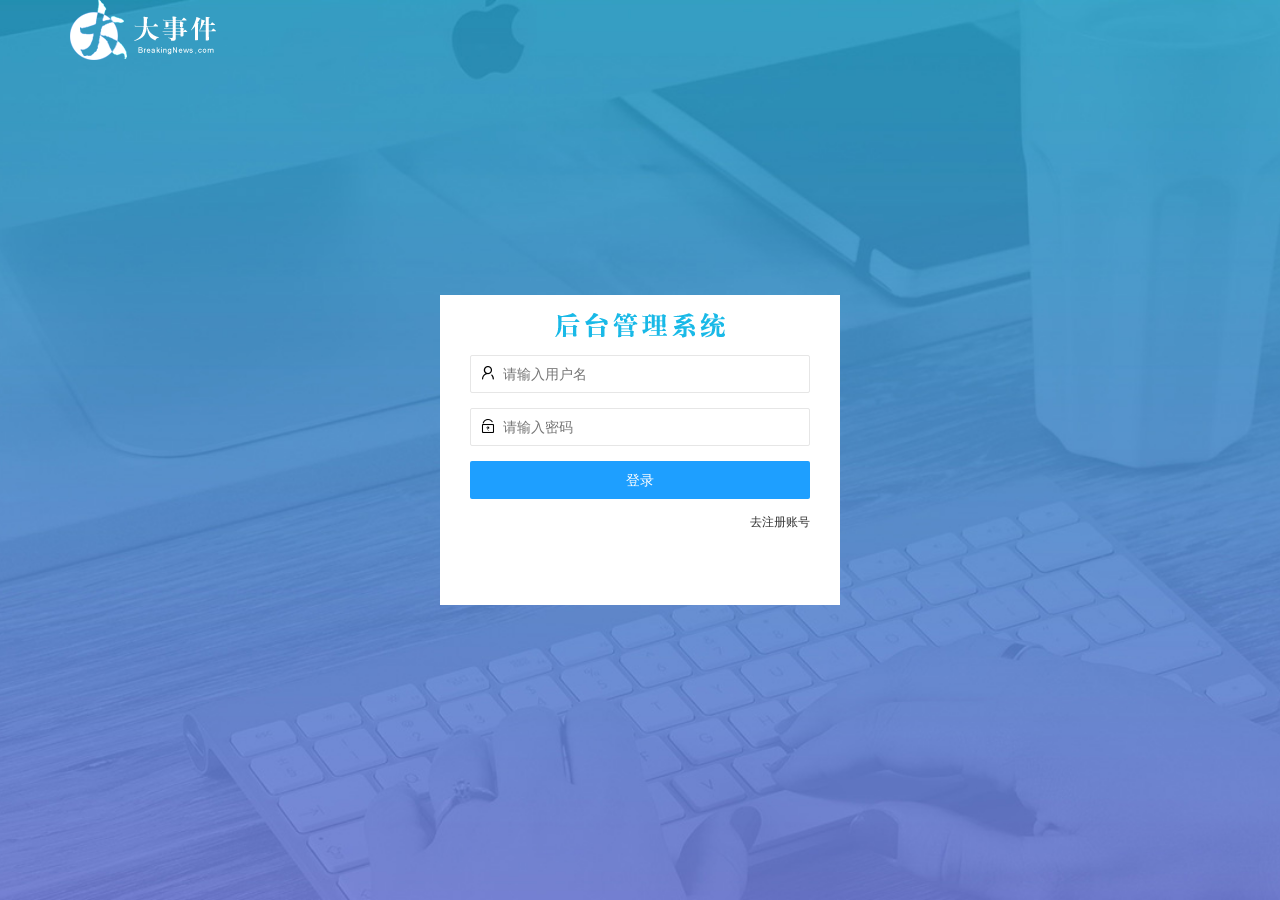
<file: login.html>
<!DOCTYPE html>
<html lang="zh-CN">

<head>
    <meta charset="UTF-8">
    <meta name="viewport" content="width=device-width, initial-scale=1.0">
    <title>大事件-登录/注册</title>
    <!-- 导入 LayUI 的样式 -->
    <link rel="stylesheet" href="/assets/lib/layui/css/layui.css" />
    <!-- 导入自己的样式表 -->
    <link rel="stylesheet" href="/assets/css/login.css" />
    <!-- 导入jQuery -->
    <script src="/assets/lib/jquery.js"></script>
    <!-- 导入layUI的js文件 -->
    <script src="/assets/lib/layui/layui.all.js"></script>
    <!-- 导入自己的js文件 -->
    <script src="/assets/js/login.js"></script>
</head>

<body>
    <!-- 头部的 Logo 区域 -->
    <div class="layui-main">
        <img src="/assets/images/logo.png" alt="" />
    </div>

    <!-- 登录注册区域 -->
    <div class="loginAndRegBox">
        <div class="title-box"></div>
    </div>
    <!-- 登录注册区域 -->
    <div class="loginAndRegBox">
        <div class="title-box"></div>
        <!-- 登录的div -->
        <div class="login-box">
            <!-- 登录的表单 -->
            <form class="layui-form" action="" id="form_login">
                <!-- 用户名 -->
                <div class="layui-form-item">
                    <i class="layui-icon layui-icon-username"></i>
                    <input type="text" name="username" required lay-verify="required" placeholder="请输入用户名"
                        autocomplete="off" class="layui-input" />
                </div>
                <!-- 密码 -->
                <div class="layui-form-item">
                    <i class="layui-icon layui-icon-password"></i>
                    <input type="password" name="password" required lay-verify="required|pwd" placeholder="请输入密码"
                        autocomplete="off" class="layui-input" />
                </div>
                <!-- 登录按钮 -->
                <div class="layui-form-item">
                    <!-- 注意：表单提交按钮和普通按钮的区别，就是 lay-submit 属性 -->
                    <button class="layui-btn layui-btn-fluid layui-btn-normal" lay-submit>登录</button>
                </div>
                <div class="layui-form-item links">
                    <a href="javascript:;" id="link_reg">去注册账号</a>
                </div>
            </form>
        </div>
        <!-- 注册的div -->
        <div class="reg-box">
            <!-- 注册的表单 -->
            <form class="layui-form" action="" id="form_reg">
                <!-- 用户名 -->
                <div class="layui-form-item">
                    <i class="layui-icon layui-icon-username"></i>
                    <input type="text" name="username" required lay-verify="required" placeholder="请输入用户名"
                        autocomplete="off" class="layui-input" />
                </div>
                <!-- 密码 -->
                <div class="layui-form-item">
                    <i class="layui-icon layui-icon-password"></i>
                    <input type="password" name="password" required lay-verify="required|pwd|regpwd" placeholder="请输入密码"
                        autocomplete="off" class="layui-input" />
                </div>
                <!-- 密码确认框 -->
                <div class="layui-form-item">
                    <i class="layui-icon layui-icon-password"></i>
                    <input type="password" name="repassword" required lay-verify="required|pwd|regpwd"
                        placeholder="再次确认密码" autocomplete="off" class="layui-input" />
                </div>
                <!-- 注册按钮 -->
                <div class="layui-form-item">
                    <!-- 注意：表单提交按钮和普通按钮的区别，就是 lay-submit 属性 -->
                    <button class="layui-btn layui-btn-fluid layui-btn-normal" lay-submit>注册</button>
                </div>
                <div class="layui-form-item links">
                    <a href="javascript:;" id="link_login">去登录</a>
                </div>
            </form>
        </div>
    </div>
</body>

</html>
</file>
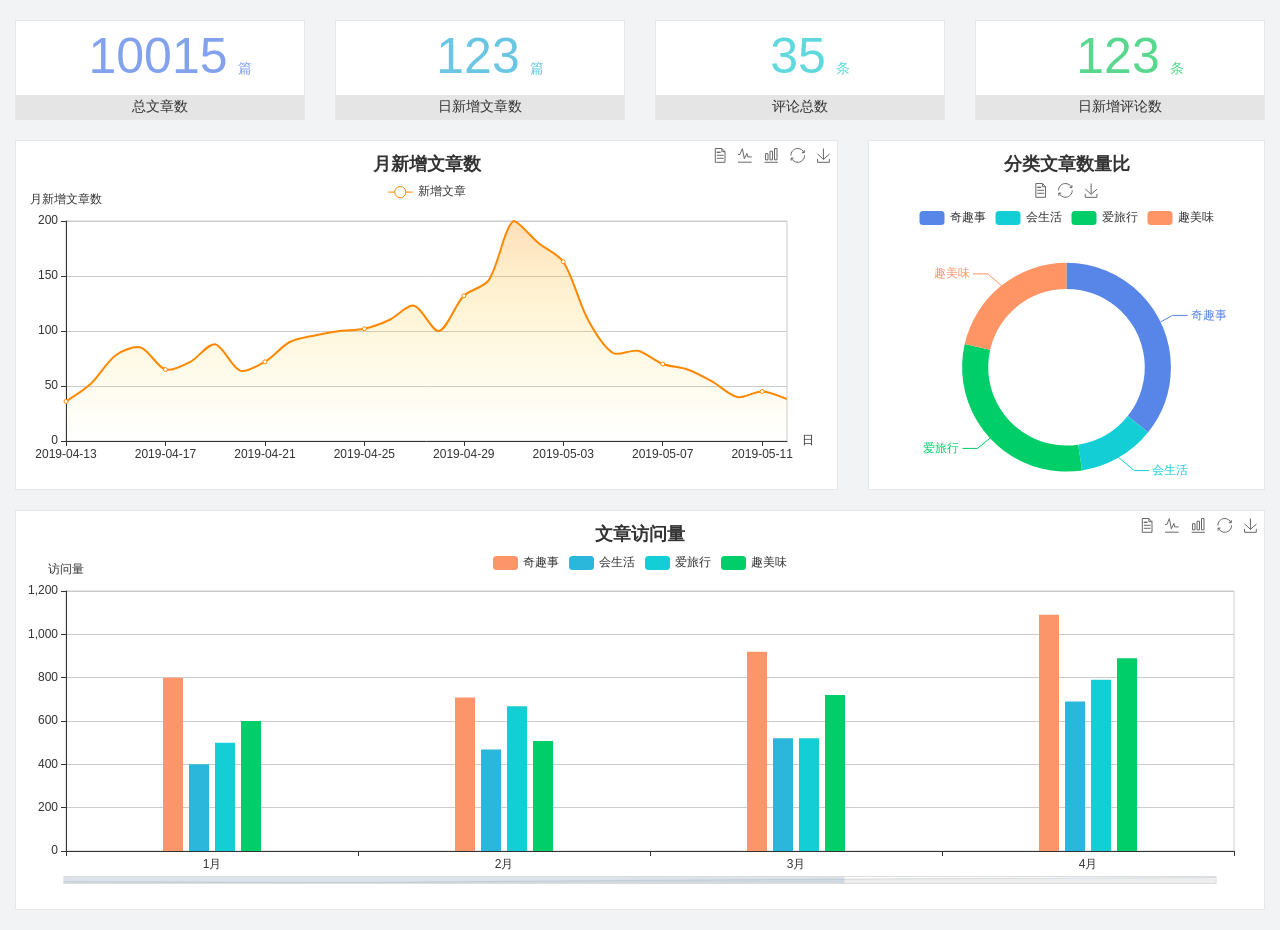
<file: home/dashboard.html>
<!DOCTYPE html>
<html lang="en">

<head>
  <meta charset="UTF-8">
  <meta name="viewport" content="width=device-width, initial-scale=1.0">
  <meta http-equiv="X-UA-Compatible" content="ie=edge">
  <title>图表统计</title>
  <link rel="stylesheet" href="../../assets/lib/bootstrap.css" />
  <link rel="stylesheet" href="../../assets/lib/main.css" />
  <script src="../../assets/lib/jquery.js"></script>
  <script type="text/javascript" src="../../assets/lib/echarts.min.js"></script>
</head>

<body>
  <div class="container-fluid">
    <div class="row spannel_list">
      <div class="col-sm-3 col-xs-6">
        <div class="spannel">
          <em>10015</em><span>篇</span>
          <b>总文章数</b>
        </div>
      </div>
      <div class="col-sm-3 col-xs-6">
        <div class="spannel scolor01">
          <em>123</em><span>篇</span>
          <b>日新增文章数</b>
        </div>
      </div>
      <div class="col-sm-3 col-xs-6">
        <div class="spannel scolor02">
          <em>35</em><span>条</span>
          <b>评论总数</b>
        </div>
      </div>
      <div class="col-sm-3 col-xs-6">
        <div class="spannel scolor03">
          <em>123</em><span>条</span>
          <b>日新增评论数</b>
        </div>
      </div>
    </div>
  </div>

  <div class="container-fluid">
    <div class="row curve-pie">
      <div class="col-lg-8 col-md-8">
        <div class="gragh_pannel" id="curve_show"></div>
      </div>
      <div class="col-lg-4 col-md-4">
        <div class="gragh_pannel" id="pie_show"></div>
      </div>
    </div>
  </div>

  <div class="container-fluid">
    <div class="column_pannel" id="column_show"></div>
  </div>

  <script>
    var oChart = echarts.init(document.getElementById('curve_show'));
    var aList_all = [
      { 'count': 36, 'date': '2019-04-13' },
      { 'count': 52, 'date': '2019-04-14' },
      { 'count': 78, 'date': '2019-04-15' },
      { 'count': 85, 'date': '2019-04-16' },
      { 'count': 65, 'date': '2019-04-17' },
      { 'count': 72, 'date': '2019-04-18' },
      { 'count': 88, 'date': '2019-04-19' },
      { 'count': 64, 'date': '2019-04-20' },
      { 'count': 72, 'date': '2019-04-21' },
      { 'count': 90, 'date': '2019-04-22' },
      { 'count': 96, 'date': '2019-04-23' },
      { 'count': 100, 'date': '2019-04-24' },
      { 'count': 102, 'date': '2019-04-25' },
      { 'count': 110, 'date': '2019-04-26' },
      { 'count': 123, 'date': '2019-04-27' },
      { 'count': 100, 'date': '2019-04-28' },
      { 'count': 132, 'date': '2019-04-29' },
      { 'count': 146, 'date': '2019-04-30' },
      { 'count': 200, 'date': '2019-05-01' },
      { 'count': 180, 'date': '2019-05-02' },
      { 'count': 163, 'date': '2019-05-03' },
      { 'count': 110, 'date': '2019-05-04' },
      { 'count': 80, 'date': '2019-05-05' },
      { 'count': 82, 'date': '2019-05-06' },
      { 'count': 70, 'date': '2019-05-07' },
      { 'count': 65, 'date': '2019-05-08' },
      { 'count': 54, 'date': '2019-05-09' },
      { 'count': 40, 'date': '2019-05-10' },
      { 'count': 45, 'date': '2019-05-11' },
      { 'count': 38, 'date': '2019-05-12' },
    ];

    let aCount = [];
    let aDate = [];

    for (var i = 0; i < aList_all.length; i++) {
      aCount.push(aList_all[i].count);
      aDate.push(aList_all[i].date);
    }

    var chartopt = {
      title: {
        text: '月新增文章数',
        left: 'center',
        top: '10'
      },
      tooltip: {
        trigger: 'axis'
      },
      legend: {
        data: ['新增文章'],
        top: '40'
      },
      toolbox: {
        show: true,
        feature: {
          mark: { show: true },
          dataView: { show: true, readOnly: false },
          magicType: { show: true, type: ['line', 'bar'] },
          restore: { show: true },
          saveAsImage: { show: true }
        }
      },
      calculable: true,
      xAxis: [
        {
          name: '日',
          type: 'category',
          boundaryGap: false,
          data: aDate
        }
      ],
      yAxis: [
        {
          name: '月新增文章数',
          type: 'value'
        }
      ],
      series: [
        {
          name: '新增文章',
          type: 'line',
          smooth: true,
          itemStyle: { normal: { areaStyle: { type: 'default' }, color: '#f80' }, lineStyle: { color: '#f80' } },
          data: aCount
        }],
      areaStyle: {
        normal: {
          color: new echarts.graphic.LinearGradient(0, 0, 0, 1, [{
            offset: 0,
            color: 'rgba(255,136,0,0.39)'
          }, {
            offset: .34,
            color: 'rgba(255,180,0,0.25)'
          }, {
            offset: 1,
            color: 'rgba(255,222,0,0.00)'
          }])

        }
      },
      grid: {
        show: true,
        x: 50,
        x2: 50,
        y: 80,
        height: 220
      }
    };

    oChart.setOption(chartopt);


    var oPie = echarts.init(document.getElementById('pie_show'));
    var oPieopt =
    {
      title: {
        top: 10,
        text: '分类文章数量比',
        x: 'center'
      },
      tooltip: {
        trigger: 'item',
        formatter: "{a} <br/>{b} : {c} ({d}%)"
      },
      color: ['#5885e8', '#13cfd5', '#00ce68', '#ff9565'],
      legend: {
        x: 'center',
        top: 65,
        data: ['奇趣事', '会生活', '爱旅行', '趣美味']
      },
      toolbox: {
        show: true,
        x: 'center',
        top: 35,
        feature: {
          mark: { show: true },
          dataView: { show: true, readOnly: false },
          magicType: {
            show: true,
            type: ['pie', 'funnel'],
            option: {
              funnel: {
                x: '25%',
                width: '50%',
                funnelAlign: 'left',
                max: 1548
              }
            }
          },
          restore: { show: true },
          saveAsImage: { show: true }
        }
      },
      calculable: true,
      series: [
        {
          name: '访问来源',
          type: 'pie',
          radius: ['45%', '60%'],
          center: ['50%', '65%'],
          data: [
            { value: 300, name: '奇趣事' },
            { value: 100, name: '会生活' },
            { value: 260, name: '爱旅行' },
            { value: 180, name: '趣美味' }
          ]
        }
      ]
    };
    oPie.setOption(oPieopt);



    var oColumn = this.echarts.init(document.getElementById('column_show'));
    var oColumnopt =
    {
      title: {
        text: '文章访问量',
        left: 'center',
        top: '10'
      },
      tooltip: {
        trigger: 'axis'
      },
      legend: {
        data: ['奇趣事', '会生活', '爱旅行', '趣美味'],
        top: '40'
      },
      toolbox: {
        show: true,
        feature: {
          mark: { show: true },
          dataView: { show: true, readOnly: false },
          magicType: { show: true, type: ['line', 'bar'] },
          restore: { show: true },
          saveAsImage: { show: true }
        }
      },
      calculable: true,
      xAxis: [
        {
          type: 'category',
          data: ['1月', '2月', '3月', '4月', '5月']
        }
      ],
      yAxis: [
        {
          name: '访问量',
          type: 'value'
        }
      ],
      series: [
        {
          name: '奇趣事',
          type: 'bar',
          barWidth: 20,
          itemStyle: {
            normal: { areaStyle: { type: 'default' }, color: '#fd956a' }
          },
          data: [800, 708, 920, 1090, 1200]
        },
        {
          name: '会生活',
          type: 'bar',
          barWidth: 20,
          itemStyle: {
            normal: { areaStyle: { type: 'default' }, color: '#2bb6db' }
          },
          data: [400, 468, 520, 690, 800]
        },
        {
          name: '爱旅行',
          type: 'bar',
          barWidth: 20,
          itemStyle: {
            normal: { areaStyle: { type: 'default' }, color: '#13cfd5' }
          },
          data: [500, 668, 520, 790, 900]
        },
        {
          name: '趣美味',
          type: 'bar',
          barWidth: 20,
          itemStyle: {
            normal: { areaStyle: { type: 'default' }, color: '#00ce68' }
          },
          data: [600, 508, 720, 890, 1000]
        }
      ],
      grid: {
        show: true,
        x: 50,
        x2: 30,
        y: 80,
        height: 260
      },
      dataZoom: [//给x轴设置滚动条
        {
          start: 0,//默认为0
          end: 100 - 1000 / 31,//默认为100
          type: 'slider',
          show: true,
          xAxisIndex: [0],
          handleSize: 0,//滑动条的 左右2个滑动条的大小
          height: 8,//组件高度
          left: 45, //左边的距离
          right: 50,//右边的距离
          bottom: 26,//右边的距离
          handleColor: '#ddd',//h滑动图标的颜色
          handleStyle: {
            borderColor: "#cacaca",
            borderWidth: "1",
            shadowBlur: 2,
            background: "#ddd",
            shadowColor: "#ddd",
          }
        }]
    };
    oColumn.setOption(oColumnopt);
  </script>
</body>

</html>
</file>
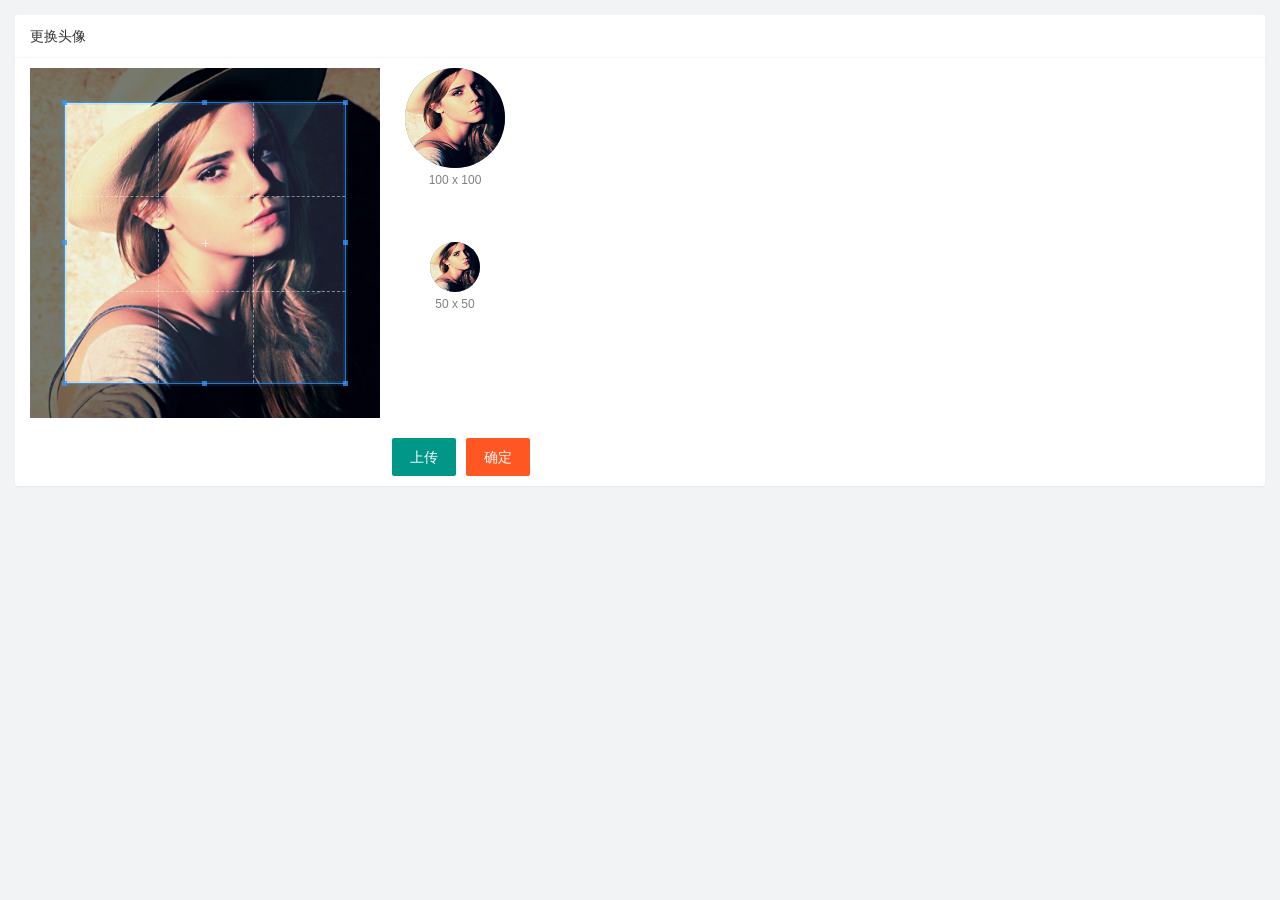
<file: user/user_avatar.html>
<!DOCTYPE html>
<html lang="en">

<head>
    <meta charset="UTF-8" />
    <meta name="viewport" content="width=device-width, initial-scale=1.0" />
    <title>Document</title>
    <link rel="stylesheet" href="/assets/lib/layui/css/layui.css" />
    <link rel="stylesheet" href="/assets/lib/cropper/cropper.css" />
    <link rel="stylesheet" href="/assets/css/user/user_avatar.css" />
</head>

<body>
    <!-- 卡片区域 -->
    <div class="layui-card">
        <div class="layui-card-header">更换头像</div>
        <div class="layui-card-body">
            <!-- 第一行的图片裁剪和预览区域 -->
            <div class="row1">
                <!-- 图片裁剪区域 -->
                <div class="cropper-box">
                    <!-- 这个 img 标签很重要，将来会把它初始化为裁剪区域 -->
                    <img id="image" src="/assets/images/sample.jpg" />
                </div>
                <!-- 图片的预览区域 -->
                <div class="preview-box">
                    <div>
                        <!-- 宽高为 100px 的预览区域 -->
                        <div class="img-preview w100"></div>
                        <p class="size">100 x 100</p>
                    </div>
                    <div>
                        <!-- 宽高为 50px 的预览区域 -->
                        <div class="img-preview w50"></div>
                        <p class="size">50 x 50</p>
                    </div>
                </div>
            </div>

            <!-- 第二行的按钮区域 -->
            <div class="row2">
                <!-- 通过 accept 属性，可以指定，允许用户选择什么类型的文件 -->
                <input type="file" id="file" accept="image/png,image/jpeg" />
                <button type="button" class="layui-btn" id="btnChooseImage">上传</button>
                <button type="button" class="layui-btn layui-btn-danger" id="btnUpload">确定</button>
            </div>
        </div>
    </div>

    <script src="/assets/lib/layui/layui.all.js"></script>
    <script src="/assets/lib/jquery.js"></script>
    <script src="/assets/lib/cropper/Cropper.js"></script>
    <script src="/assets/lib/cropper/jquery-cropper.js"></script>
    <script src="/assets/js/baseAPI.js"></script>
    <script src="/assets/js/user/user_avatar.js"></script>
</body>

</html>
</file>
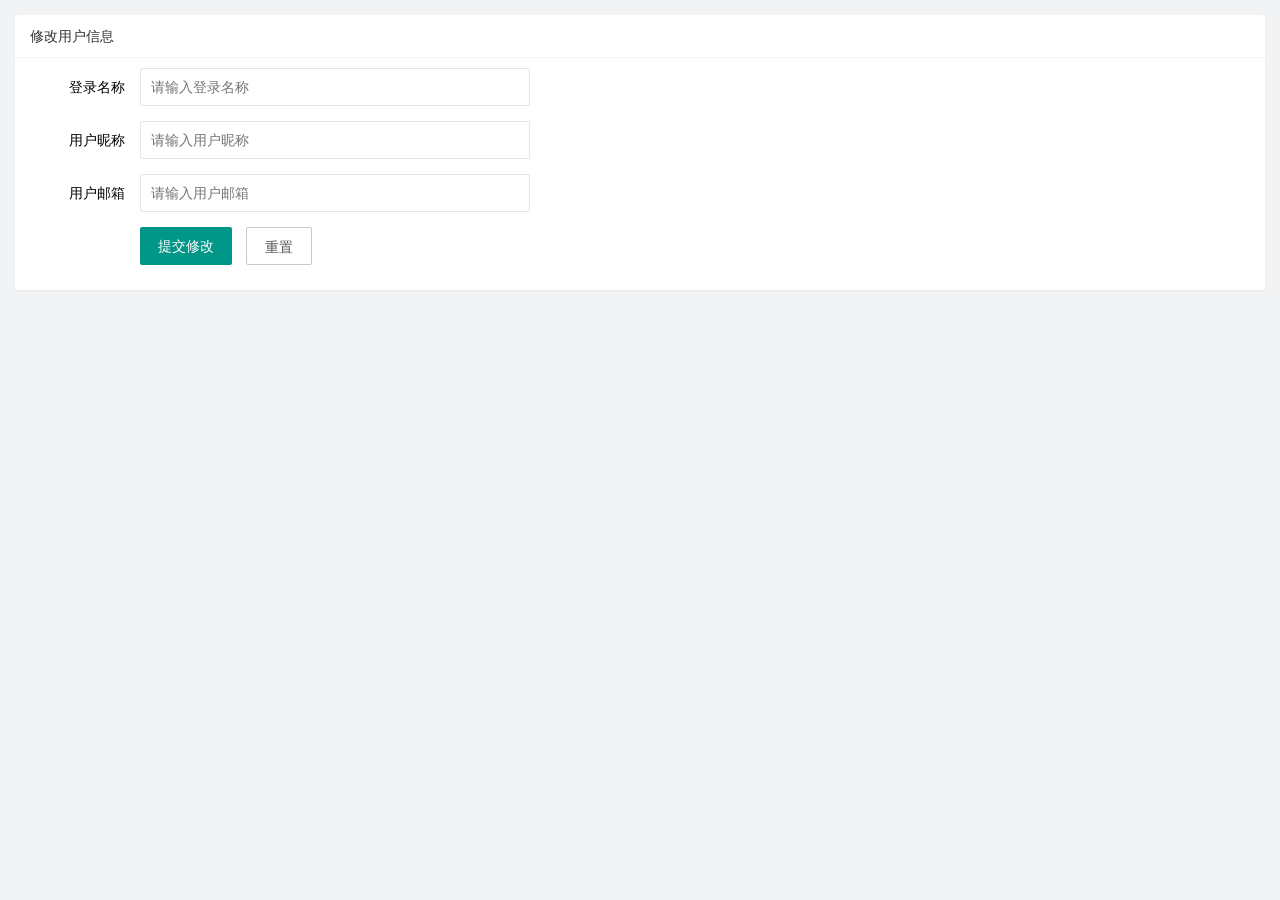
<file: user/user_info.html>
<!DOCTYPE html>
<html lang="zh-CN">

<head>
    <meta charset="UTF-8" />
    <meta name="viewport" content="width=device-width, initial-scale=1.0" />
    <title>Document</title>
    <!-- 导入 layui 的样式 -->
    <link rel="stylesheet" href="/assets/lib/layui/css/layui.css" />
    <!-- 导入自己的样式 -->
    <link rel="stylesheet" href="/assets/css/user/user_info.css" />
</head>

<body>
    <!-- 卡片区域 -->
    <div class="layui-card">
        <div class="layui-card-header">修改用户信息</div>
        <div class="layui-card-body">
            <!-- form 表单区域 -->
            <form class="layui-form " action="" lay-filter="formUserInfo">
                <input type="hidden" name="id">
                <div class="layui-form-item">
                    <label class="layui-form-label">登录名称</label>
                    <div class="layui-input-block">
                        <input type="text" name="username" required lay-verify="required" placeholder="请输入登录名称"
                            autocomplete="off" class="layui-input" readonly />
                    </div>
                </div>
                <div class="layui-form-item">
                    <label class="layui-form-label">用户昵称</label>
                    <div class="layui-input-block">
                        <input type="text" name="nickname" required lay-verify="required|nickname" placeholder="请输入用户昵称"
                            autocomplete="off" class="layui-input" />
                    </div>
                </div>
                <div class="layui-form-item">
                    <label class="layui-form-label">用户邮箱</label>
                    <div class="layui-input-block">
                        <input type="text" name="email" required lay-verify="required|email" placeholder="请输入用户邮箱"
                            autocomplete="off" class="layui-input" />
                    </div>
                </div>
                <div class="layui-form-item">
                    <div class="layui-input-block">
                        <button class="layui-btn" lay-submit lay-filter="formDemo">提交修改</button>
                        <button type="reset" class="layui-btn layui-btn-primary" id="btnReset">重置</button>
                    </div>
                </div>
            </form>
        </div>

    </div>

</body>
<!-- 导入 layui 的 js -->
<script src="/assets/lib/layui/layui.all.js"></script>
<!-- 导入 jquery -->
<script src="/assets/lib/jquery.js"></script>
<!-- 导入自己的 js -->
<script src="/assets/js/user/user_info.js"></script>

</html>
</file>
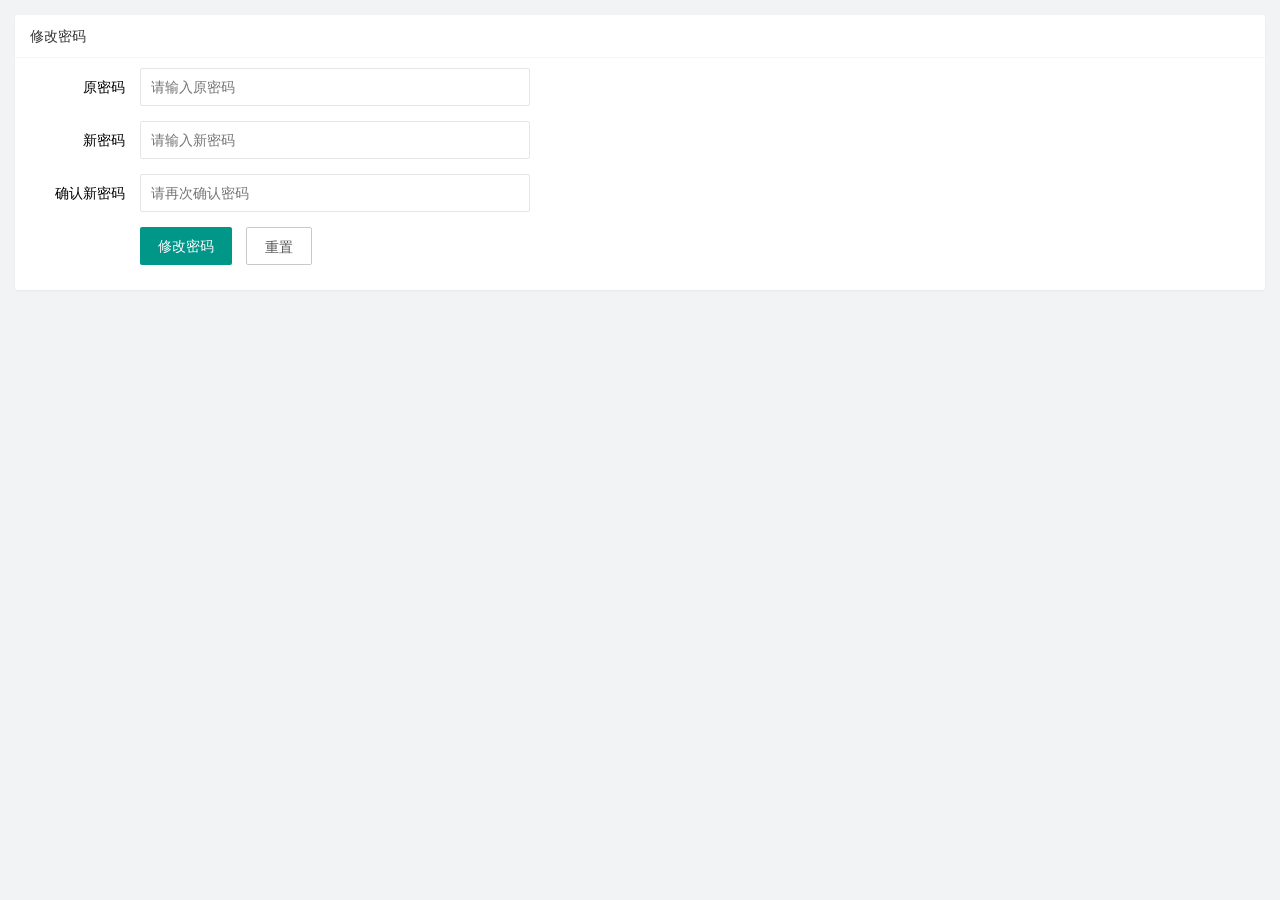
<file: user/user_pwd.html>
<!DOCTYPE html>
<html lang="zh-CN">

<head>
    <meta charset="UTF-8" />
    <meta name="viewport" content="width=device-width, initial-scale=1.0" />
    <title>Document</title>
    <link rel="stylesheet" href="/assets/lib/layui/css/layui.css" />
    <link rel="stylesheet" href="/assets/css/user/user_pwd.css" />
</head>

<body>
    <!-- 卡片区域 -->
    <div class="layui-card">
        <div class="layui-card-header">修改密码</div>
        <div class="layui-card-body">
            <form class="layui-form">
                <div class="layui-form-item">
                    <label class="layui-form-label">原密码</label>
                    <div class="layui-input-block">
                        <input type="password" name="oldPwd" required lay-verify="required|pwd" placeholder="请输入原密码"
                            autocomplete="off" class="layui-input" />
                    </div>
                </div>
                <div class="layui-form-item">
                    <label class="layui-form-label">新密码</label>
                    <div class="layui-input-block">
                        <input type="password" name="newPwd" required lay-verify="required|pwd|samePwd"
                            placeholder="请输入新密码" autocomplete="off" class="layui-input" />
                    </div>
                </div>
                <div class="layui-form-item">
                    <label class="layui-form-label">确认新密码</label>
                    <div class="layui-input-block">
                        <input type="password" name="rePwd" required lay-verify="required|pwd|rePwd"
                            placeholder="请再次确认密码" autocomplete="off" class="layui-input" />
                    </div>
                </div>
                <div class="layui-form-item">
                    <div class="layui-input-block">
                        <button class="layui-btn" lay-submit lay-filter="formDemo">修改密码</button>
                        <button type="reset" class="layui-btn layui-btn-primary">重置</button>
                    </div>
                </div>
            </form>
        </div>
    </div>
</body>
<!-- 导入 layui 的 js -->
<script src="/assets/lib/layui/layui.all.js"></script>
<!-- 导入 jQuery -->
<script src="/assets/lib/jquery.js"></script>
<!-- 导入 baseAPI -->
<!-- <script src="/assets/js/baseAPI.js"></script> -->
<!-- 导入自己的 js -->
<script src="/assets/js/user/user_pwd.js"></script>
<!-- <script src="/assets/js/user_pwd.js"></script> -->

</html>
</file>
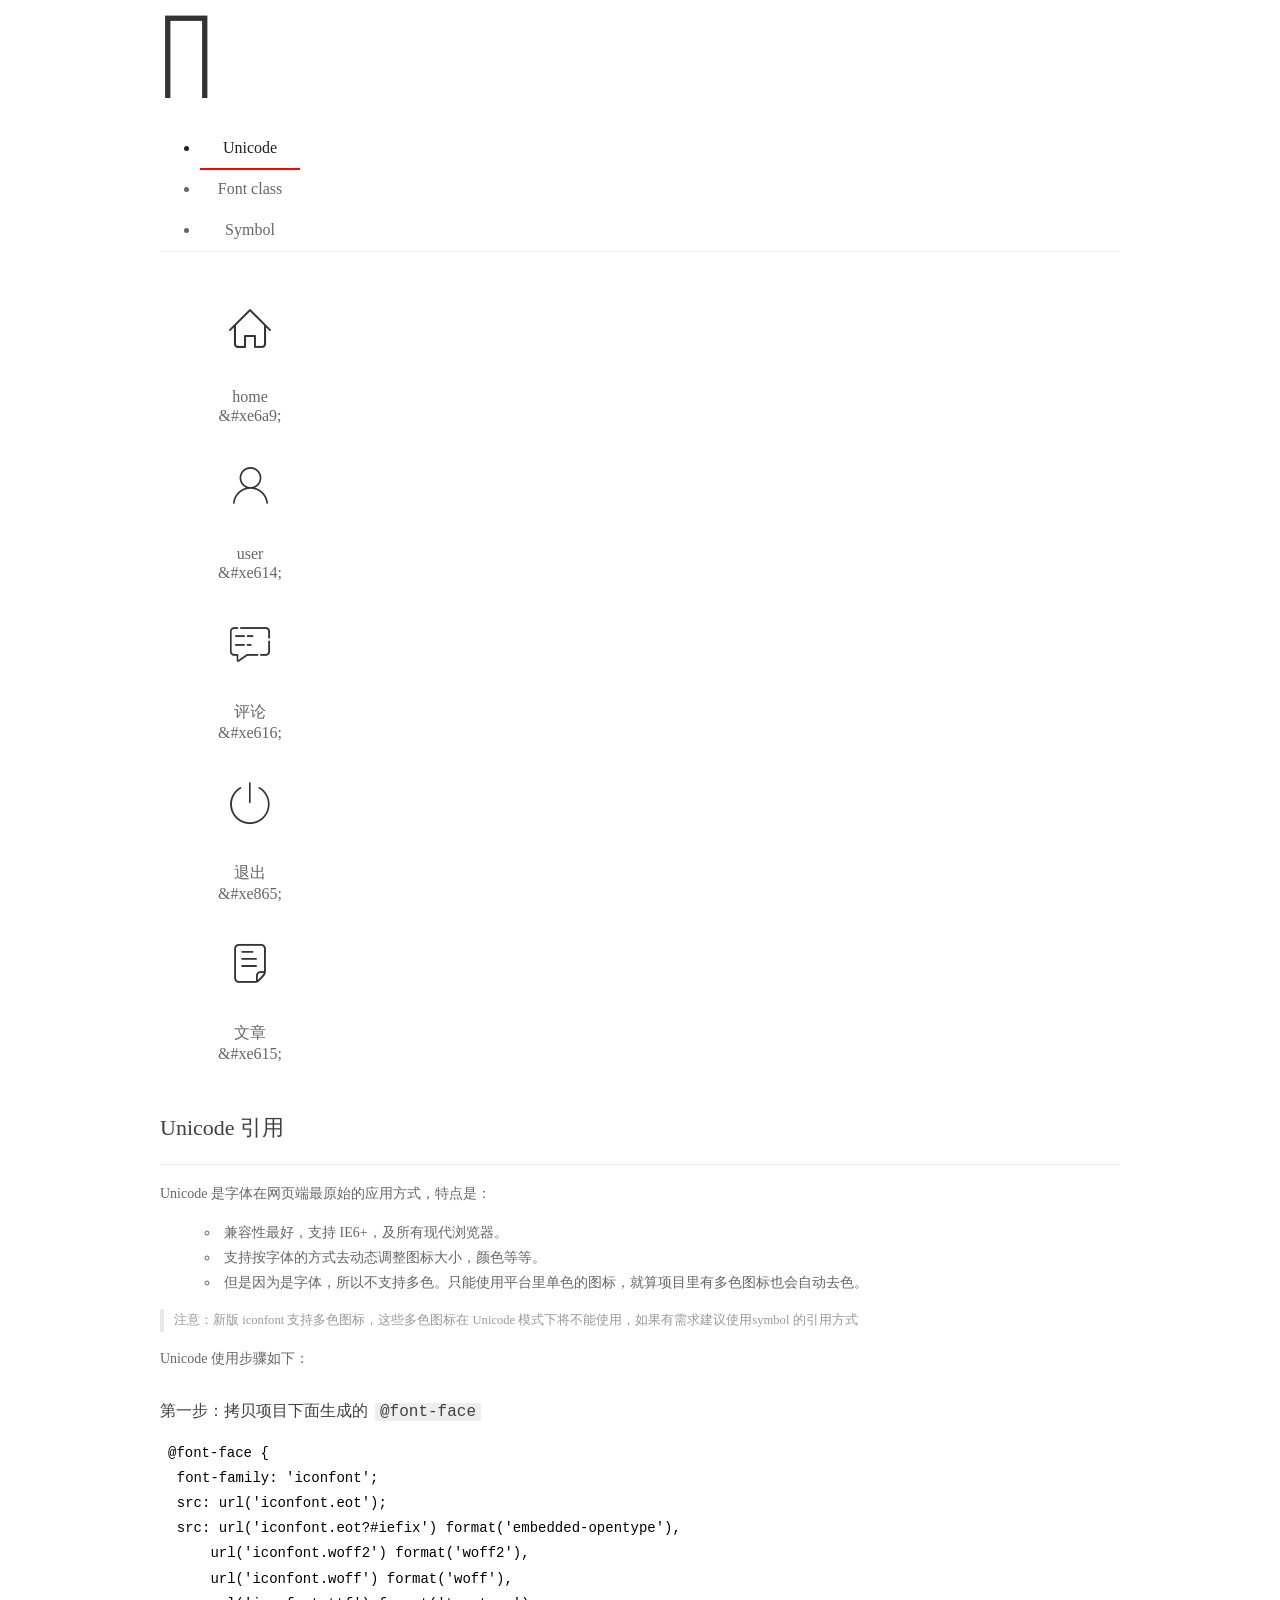
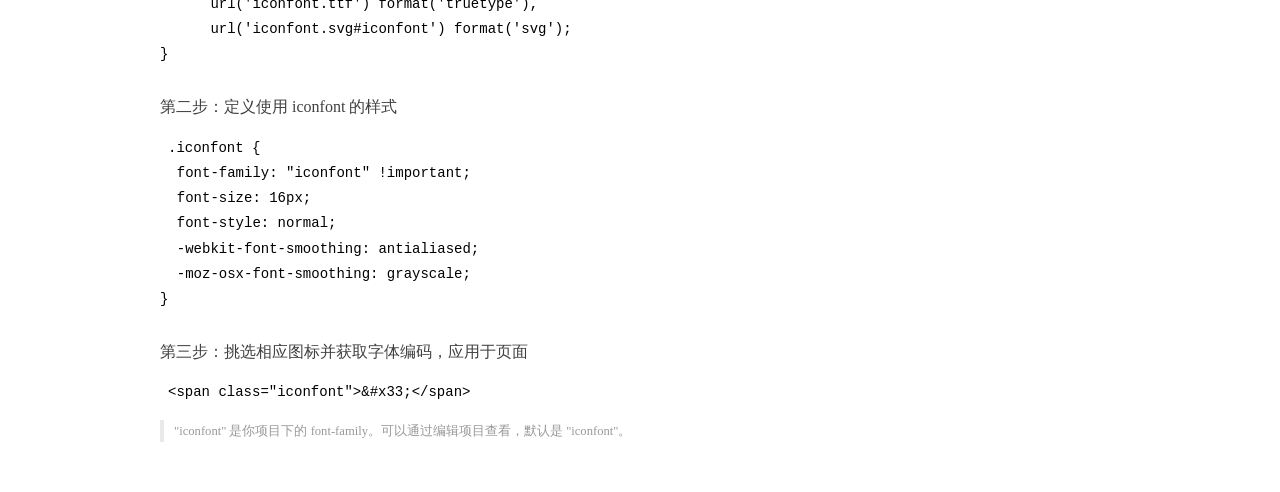
<file: assets/fonts/demo_index.html>
<!DOCTYPE html>
<html>
<head>
  <meta charset="utf-8"/>
  <title>IconFont Demo</title>
  <link rel="shortcut icon" href="https://gtms04.alicdn.com/tps/i4/TB1_oz6GVXXXXaFXpXXJDFnIXXX-64-64.ico" type="image/x-icon"/>
  <link rel="stylesheet" href="https://g.alicdn.com/thx/cube/1.3.2/cube.min.css">
  <link rel="stylesheet" href="demo.css">
  <link rel="stylesheet" href="iconfont.css">
  <script src="iconfont.js"></script>
  <!-- jQuery -->
  <script src="https://a1.alicdn.com/oss/uploads/2018/12/26/7bfddb60-08e8-11e9-9b04-53e73bb6408b.js"></script>
  <!-- 代码高亮 -->
  <script src="https://a1.alicdn.com/oss/uploads/2018/12/26/a3f714d0-08e6-11e9-8a15-ebf944d7534c.js"></script>
</head>
<body>
  <div class="main">
    <h1 class="logo"><a href="https://www.iconfont.cn/" title="iconfont 首页" target="_blank">&#xe86b;</a></h1>
    <div class="nav-tabs">
      <ul id="tabs" class="dib-box">
        <li class="dib active"><span>Unicode</span></li>
        <li class="dib"><span>Font class</span></li>
        <li class="dib"><span>Symbol</span></li>
      </ul>
      
    </div>
    <div class="tab-container">
      <div class="content unicode" style="display: block;">
          <ul class="icon_lists dib-box">
          
            <li class="dib">
              <span class="icon iconfont">&#xe6a9;</span>
                <div class="name">home</div>
                <div class="code-name">&amp;#xe6a9;</div>
              </li>
          
            <li class="dib">
              <span class="icon iconfont">&#xe614;</span>
                <div class="name">user</div>
                <div class="code-name">&amp;#xe614;</div>
              </li>
          
            <li class="dib">
              <span class="icon iconfont">&#xe616;</span>
                <div class="name">评论</div>
                <div class="code-name">&amp;#xe616;</div>
              </li>
          
            <li class="dib">
              <span class="icon iconfont">&#xe865;</span>
                <div class="name">退出</div>
                <div class="code-name">&amp;#xe865;</div>
              </li>
          
            <li class="dib">
              <span class="icon iconfont">&#xe615;</span>
                <div class="name">文章</div>
                <div class="code-name">&amp;#xe615;</div>
              </li>
          
          </ul>
          <div class="article markdown">
          <h2 id="unicode-">Unicode 引用</h2>
          <hr>

          <p>Unicode 是字体在网页端最原始的应用方式，特点是：</p>
          <ul>
            <li>兼容性最好，支持 IE6+，及所有现代浏览器。</li>
            <li>支持按字体的方式去动态调整图标大小，颜色等等。</li>
            <li>但是因为是字体，所以不支持多色。只能使用平台里单色的图标，就算项目里有多色图标也会自动去色。</li>
          </ul>
          <blockquote>
            <p>注意：新版 iconfont 支持多色图标，这些多色图标在 Unicode 模式下将不能使用，如果有需求建议使用symbol 的引用方式</p>
          </blockquote>
          <p>Unicode 使用步骤如下：</p>
          <h3 id="-font-face">第一步：拷贝项目下面生成的 <code>@font-face</code></h3>
<pre><code class="language-css"
>@font-face {
  font-family: 'iconfont';
  src: url('iconfont.eot');
  src: url('iconfont.eot?#iefix') format('embedded-opentype'),
      url('iconfont.woff2') format('woff2'),
      url('iconfont.woff') format('woff'),
      url('iconfont.ttf') format('truetype'),
      url('iconfont.svg#iconfont') format('svg');
}
</code></pre>
          <h3 id="-iconfont-">第二步：定义使用 iconfont 的样式</h3>
<pre><code class="language-css"
>.iconfont {
  font-family: "iconfont" !important;
  font-size: 16px;
  font-style: normal;
  -webkit-font-smoothing: antialiased;
  -moz-osx-font-smoothing: grayscale;
}
</code></pre>
          <h3 id="-">第三步：挑选相应图标并获取字体编码，应用于页面</h3>
<pre>
<code class="language-html"
>&lt;span class="iconfont"&gt;&amp;#x33;&lt;/span&gt;
</code></pre>
          <blockquote>
            <p>"iconfont" 是你项目下的 font-family。可以通过编辑项目查看，默认是 "iconfont"。</p>
          </blockquote>
          </div>
      </div>
      <div class="content font-class">
        <ul class="icon_lists dib-box">
          
          <li class="dib">
            <span class="icon iconfont icon-home"></span>
            <div class="name">
              home
            </div>
            <div class="code-name">.icon-home
            </div>
          </li>
          
          <li class="dib">
            <span class="icon iconfont icon-user"></span>
            <div class="name">
              user
            </div>
            <div class="code-name">.icon-user
            </div>
          </li>
          
          <li class="dib">
            <span class="icon iconfont icon-pinglun"></span>
            <div class="name">
              评论
            </div>
            <div class="code-name">.icon-pinglun
            </div>
          </li>
          
          <li class="dib">
            <span class="icon iconfont icon-tuichu"></span>
            <div class="name">
              退出
            </div>
            <div class="code-name">.icon-tuichu
            </div>
          </li>
          
          <li class="dib">
            <span class="icon iconfont icon-16"></span>
            <div class="name">
              文章
            </div>
            <div class="code-name">.icon-16
            </div>
          </li>
          
        </ul>
        <div class="article markdown">
        <h2 id="font-class-">font-class 引用</h2>
        <hr>

        <p>font-class 是 Unicode 使用方式的一种变种，主要是解决 Unicode 书写不直观，语意不明确的问题。</p>
        <p>与 Unicode 使用方式相比，具有如下特点：</p>
        <ul>
          <li>兼容性良好，支持 IE8+，及所有现代浏览器。</li>
          <li>相比于 Unicode 语意明确，书写更直观。可以很容易分辨这个 icon 是什么。</li>
          <li>因为使用 class 来定义图标，所以当要替换图标时，只需要修改 class 里面的 Unicode 引用。</li>
          <li>不过因为本质上还是使用的字体，所以多色图标还是不支持的。</li>
        </ul>
        <p>使用步骤如下：</p>
        <h3 id="-fontclass-">第一步：引入项目下面生成的 fontclass 代码：</h3>
<pre><code class="language-html">&lt;link rel="stylesheet" href="./iconfont.css"&gt;
</code></pre>
        <h3 id="-">第二步：挑选相应图标并获取类名，应用于页面：</h3>
<pre><code class="language-html">&lt;span class="iconfont icon-xxx"&gt;&lt;/span&gt;
</code></pre>
        <blockquote>
          <p>"
            iconfont" 是你项目下的 font-family。可以通过编辑项目查看，默认是 "iconfont"。</p>
        </blockquote>
      </div>
      </div>
      <div class="content symbol">
          <ul class="icon_lists dib-box">
          
            <li class="dib">
                <svg class="icon svg-icon" aria-hidden="true">
                  <use xlink:href="#icon-home"></use>
                </svg>
                <div class="name">home</div>
                <div class="code-name">#icon-home</div>
            </li>
          
            <li class="dib">
                <svg class="icon svg-icon" aria-hidden="true">
                  <use xlink:href="#icon-user"></use>
                </svg>
                <div class="name">user</div>
                <div class="code-name">#icon-user</div>
            </li>
          
            <li class="dib">
                <svg class="icon svg-icon" aria-hidden="true">
                  <use xlink:href="#icon-pinglun"></use>
                </svg>
                <div class="name">评论</div>
                <div class="code-name">#icon-pinglun</div>
            </li>
          
            <li class="dib">
                <svg class="icon svg-icon" aria-hidden="true">
                  <use xlink:href="#icon-tuichu"></use>
                </svg>
                <div class="name">退出</div>
                <div class="code-name">#icon-tuichu</div>
            </li>
          
            <li class="dib">
                <svg class="icon svg-icon" aria-hidden="true">
                  <use xlink:href="#icon-16"></use>
                </svg>
                <div class="name">文章</div>
                <div class="code-name">#icon-16</div>
            </li>
          
          </ul>
          <div class="article markdown">
          <h2 id="symbol-">Symbol 引用</h2>
          <hr>

          <p>这是一种全新的使用方式，应该说这才是未来的主流，也是平台目前推荐的用法。相关介绍可以参考这篇<a href="">文章</a>
            这种用法其实是做了一个 SVG 的集合，与另外两种相比具有如下特点：</p>
          <ul>
            <li>支持多色图标了，不再受单色限制。</li>
            <li>通过一些技巧，支持像字体那样，通过 <code>font-size</code>, <code>color</code> 来调整样式。</li>
            <li>兼容性较差，支持 IE9+，及现代浏览器。</li>
            <li>浏览器渲染 SVG 的性能一般，还不如 png。</li>
          </ul>
          <p>使用步骤如下：</p>
          <h3 id="-symbol-">第一步：引入项目下面生成的 symbol 代码：</h3>
<pre><code class="language-html">&lt;script src="./iconfont.js"&gt;&lt;/script&gt;
</code></pre>
          <h3 id="-css-">第二步：加入通用 CSS 代码（引入一次就行）：</h3>
<pre><code class="language-html">&lt;style&gt;
.icon {
  width: 1em;
  height: 1em;
  vertical-align: -0.15em;
  fill: currentColor;
  overflow: hidden;
}
&lt;/style&gt;
</code></pre>
          <h3 id="-">第三步：挑选相应图标并获取类名，应用于页面：</h3>
<pre><code class="language-html">&lt;svg class="icon" aria-hidden="true"&gt;
  &lt;use xlink:href="#icon-xxx"&gt;&lt;/use&gt;
&lt;/svg&gt;
</code></pre>
          </div>
      </div>

    </div>
  </div>
  <script>
  $(document).ready(function () {
      $('.tab-container .content:first').show()

      $('#tabs li').click(function (e) {
        var tabContent = $('.tab-container .content')
        var index = $(this).index()

        if ($(this).hasClass('active')) {
          return
        } else {
          $('#tabs li').removeClass('active')
          $(this).addClass('active')

          tabContent.hide().eq(index).fadeIn()
        }
      })
    })
  </script>
</body>
</html>
</file>
<file: assets/lib/layui/css/layui.css>
/** layui-v2.5.5 MIT License By https://www.layui.com */
 .layui-inline,img{display:inline-block;vertical-align:middle}h1,h2,h3,h4,h5,h6{font-weight:400}.layui-edge,.layui-header,.layui-inline,.layui-main{position:relative}.layui-body,.layui-edge,.layui-elip{overflow:hidden}.layui-btn,.layui-edge,.layui-inline,img{vertical-align:middle}.layui-btn,.layui-disabled,.layui-icon,.layui-unselect{-moz-user-select:none;-webkit-user-select:none;-ms-user-select:none}.layui-elip,.layui-form-checkbox span,.layui-form-pane .layui-form-label{text-overflow:ellipsis;white-space:nowrap}.layui-breadcrumb,.layui-tree-btnGroup{visibility:hidden}blockquote,body,button,dd,div,dl,dt,form,h1,h2,h3,h4,h5,h6,input,li,ol,p,pre,td,textarea,th,ul{margin:0;padding:0;-webkit-tap-highlight-color:rgba(0,0,0,0)}a:active,a:hover{outline:0}img{border:none}li{list-style:none}table{border-collapse:collapse;border-spacing:0}h4,h5,h6{font-size:100%}button,input,optgroup,option,select,textarea{font-family:inherit;font-size:inherit;font-style:inherit;font-weight:inherit;outline:0}pre{white-space:pre-wrap;white-space:-moz-pre-wrap;white-space:-pre-wrap;white-space:-o-pre-wrap;word-wrap:break-word}body{line-height:24px;font:14px Helvetica Neue,Helvetica,PingFang SC,Tahoma,Arial,sans-serif}hr{height:1px;margin:10px 0;border:0;clear:both}a{color:#333;text-decoration:none}a:hover{color:#777}a cite{font-style:normal;*cursor:pointer}.layui-border-box,.layui-border-box *{box-sizing:border-box}.layui-box,.layui-box *{box-sizing:content-box}.layui-clear{clear:both;*zoom:1}.layui-clear:after{content:'\20';clear:both;*zoom:1;display:block;height:0}.layui-inline{*display:inline;*zoom:1}.layui-edge{display:inline-block;width:0;height:0;border-width:6px;border-style:dashed;border-color:transparent}.layui-edge-top{top:-4px;border-bottom-color:#999;border-bottom-style:solid}.layui-edge-right{border-left-color:#999;border-left-style:solid}.layui-edge-bottom{top:2px;border-top-color:#999;border-top-style:solid}.layui-edge-left{border-right-color:#999;border-right-style:solid}.layui-disabled,.layui-disabled:hover{color:#d2d2d2!important;cursor:not-allowed!important}.layui-circle{border-radius:100%}.layui-show{display:block!important}.layui-hide{display:none!important}@font-face{font-family:layui-icon;src:url(../font/iconfont.eot?v=250);src:url(../font/iconfont.eot?v=250#iefix) format('embedded-opentype'),url(../font/iconfont.woff2?v=250) format('woff2'),url(../font/iconfont.woff?v=250) format('woff'),url(../font/iconfont.ttf?v=250) format('truetype'),url(../font/iconfont.svg?v=250#layui-icon) format('svg')}.layui-icon{font-family:layui-icon!important;font-size:16px;font-style:normal;-webkit-font-smoothing:antialiased;-moz-osx-font-smoothing:grayscale}.layui-icon-reply-fill:before{content:"\e611"}.layui-icon-set-fill:before{content:"\e614"}.layui-icon-menu-fill:before{content:"\e60f"}.layui-icon-search:before{content:"\e615"}.layui-icon-share:before{content:"\e641"}.layui-icon-set-sm:before{content:"\e620"}.layui-icon-engine:before{content:"\e628"}.layui-icon-close:before{content:"\1006"}.layui-icon-close-fill:before{content:"\1007"}.layui-icon-chart-screen:before{content:"\e629"}.layui-icon-star:before{content:"\e600"}.layui-icon-circle-dot:before{content:"\e617"}.layui-icon-chat:before{content:"\e606"}.layui-icon-release:before{content:"\e609"}.layui-icon-list:before{content:"\e60a"}.layui-icon-chart:before{content:"\e62c"}.layui-icon-ok-circle:before{content:"\1005"}.layui-icon-layim-theme:before{content:"\e61b"}.layui-icon-table:before{content:"\e62d"}.layui-icon-right:before{content:"\e602"}.layui-icon-left:before{content:"\e603"}.layui-icon-cart-simple:before{content:"\e698"}.layui-icon-face-cry:before{content:"\e69c"}.layui-icon-face-smile:before{content:"\e6af"}.layui-icon-survey:before{content:"\e6b2"}.layui-icon-tree:before{content:"\e62e"}.layui-icon-upload-circle:before{content:"\e62f"}.layui-icon-add-circle:before{content:"\e61f"}.layui-icon-download-circle:before{content:"\e601"}.layui-icon-templeate-1:before{content:"\e630"}.layui-icon-util:before{content:"\e631"}.layui-icon-face-surprised:before{content:"\e664"}.layui-icon-edit:before{content:"\e642"}.layui-icon-speaker:before{content:"\e645"}.layui-icon-down:before{content:"\e61a"}.layui-icon-file:before{content:"\e621"}.layui-icon-layouts:before{content:"\e632"}.layui-icon-rate-half:before{content:"\e6c9"}.layui-icon-add-circle-fine:before{content:"\e608"}.layui-icon-prev-circle:before{content:"\e633"}.layui-icon-read:before{content:"\e705"}.layui-icon-404:before{content:"\e61c"}.layui-icon-carousel:before{content:"\e634"}.layui-icon-help:before{content:"\e607"}.layui-icon-code-circle:before{content:"\e635"}.layui-icon-water:before{content:"\e636"}.layui-icon-username:before{content:"\e66f"}.layui-icon-find-fill:before{content:"\e670"}.layui-icon-about:before{content:"\e60b"}.layui-icon-location:before{content:"\e715"}.layui-icon-up:before{content:"\e619"}.layui-icon-pause:before{content:"\e651"}.layui-icon-date:before{content:"\e637"}.layui-icon-layim-uploadfile:before{content:"\e61d"}.layui-icon-delete:before{content:"\e640"}.layui-icon-play:before{content:"\e652"}.layui-icon-top:before{content:"\e604"}.layui-icon-friends:before{content:"\e612"}.layui-icon-refresh-3:before{content:"\e9aa"}.layui-icon-ok:before{content:"\e605"}.layui-icon-layer:before{content:"\e638"}.layui-icon-face-smile-fine:before{content:"\e60c"}.layui-icon-dollar:before{content:"\e659"}.layui-icon-group:before{content:"\e613"}.layui-icon-layim-download:before{content:"\e61e"}.layui-icon-picture-fine:before{content:"\e60d"}.layui-icon-link:before{content:"\e64c"}.layui-icon-diamond:before{content:"\e735"}.layui-icon-log:before{content:"\e60e"}.layui-icon-rate-solid:before{content:"\e67a"}.layui-icon-fonts-del:before{content:"\e64f"}.layui-icon-unlink:before{content:"\e64d"}.layui-icon-fonts-clear:before{content:"\e639"}.layui-icon-triangle-r:before{content:"\e623"}.layui-icon-circle:before{content:"\e63f"}.layui-icon-radio:before{content:"\e643"}.layui-icon-align-center:before{content:"\e647"}.layui-icon-align-right:before{content:"\e648"}.layui-icon-align-left:before{content:"\e649"}.layui-icon-loading-1:before{content:"\e63e"}.layui-icon-return:before{content:"\e65c"}.layui-icon-fonts-strong:before{content:"\e62b"}.layui-icon-upload:before{content:"\e67c"}.layui-icon-dialogue:before{content:"\e63a"}.layui-icon-video:before{content:"\e6ed"}.layui-icon-headset:before{content:"\e6fc"}.layui-icon-cellphone-fine:before{content:"\e63b"}.layui-icon-add-1:before{content:"\e654"}.layui-icon-face-smile-b:before{content:"\e650"}.layui-icon-fonts-html:before{content:"\e64b"}.layui-icon-form:before{content:"\e63c"}.layui-icon-cart:before{content:"\e657"}.layui-icon-camera-fill:before{content:"\e65d"}.layui-icon-tabs:before{content:"\e62a"}.layui-icon-fonts-code:before{content:"\e64e"}.layui-icon-fire:before{content:"\e756"}.layui-icon-set:before{content:"\e716"}.layui-icon-fonts-u:before{content:"\e646"}.layui-icon-triangle-d:before{content:"\e625"}.layui-icon-tips:before{content:"\e702"}.layui-icon-picture:before{content:"\e64a"}.layui-icon-more-vertical:before{content:"\e671"}.layui-icon-flag:before{content:"\e66c"}.layui-icon-loading:before{content:"\e63d"}.layui-icon-fonts-i:before{content:"\e644"}.layui-icon-refresh-1:before{content:"\e666"}.layui-icon-rmb:before{content:"\e65e"}.layui-icon-home:before{content:"\e68e"}.layui-icon-user:before{content:"\e770"}.layui-icon-notice:before{content:"\e667"}.layui-icon-login-weibo:before{content:"\e675"}.layui-icon-voice:before{content:"\e688"}.layui-icon-upload-drag:before{content:"\e681"}.layui-icon-login-qq:before{content:"\e676"}.layui-icon-snowflake:before{content:"\e6b1"}.layui-icon-file-b:before{content:"\e655"}.layui-icon-template:before{content:"\e663"}.layui-icon-auz:before{content:"\e672"}.layui-icon-console:before{content:"\e665"}.layui-icon-app:before{content:"\e653"}.layui-icon-prev:before{content:"\e65a"}.layui-icon-website:before{content:"\e7ae"}.layui-icon-next:before{content:"\e65b"}.layui-icon-component:before{content:"\e857"}.layui-icon-more:before{content:"\e65f"}.layui-icon-login-wechat:before{content:"\e677"}.layui-icon-shrink-right:before{content:"\e668"}.layui-icon-spread-left:before{content:"\e66b"}.layui-icon-camera:before{content:"\e660"}.layui-icon-note:before{content:"\e66e"}.layui-icon-refresh:before{content:"\e669"}.layui-icon-female:before{content:"\e661"}.layui-icon-male:before{content:"\e662"}.layui-icon-password:before{content:"\e673"}.layui-icon-senior:before{content:"\e674"}.layui-icon-theme:before{content:"\e66a"}.layui-icon-tread:before{content:"\e6c5"}.layui-icon-praise:before{content:"\e6c6"}.layui-icon-star-fill:before{content:"\e658"}.layui-icon-rate:before{content:"\e67b"}.layui-icon-template-1:before{content:"\e656"}.layui-icon-vercode:before{content:"\e679"}.layui-icon-cellphone:before{content:"\e678"}.layui-icon-screen-full:before{content:"\e622"}.layui-icon-screen-restore:before{content:"\e758"}.layui-icon-cols:before{content:"\e610"}.layui-icon-export:before{content:"\e67d"}.layui-icon-print:before{content:"\e66d"}.layui-icon-slider:before{content:"\e714"}.layui-icon-addition:before{content:"\e624"}.layui-icon-subtraction:before{content:"\e67e"}.layui-icon-service:before{content:"\e626"}.layui-icon-transfer:before{content:"\e691"}.layui-main{width:1140px;margin:0 auto}.layui-header{z-index:1000;height:60px}.layui-header a:hover{transition:all .5s;-webkit-transition:all .5s}.layui-side{position:fixed;left:0;top:0;bottom:0;z-index:999;width:200px;overflow-x:hidden}.layui-side-scroll{position:relative;width:220px;height:100%;overflow-x:hidden}.layui-body{position:absolute;left:200px;right:0;top:0;bottom:0;z-index:998;width:auto;overflow-y:auto;box-sizing:border-box}.layui-layout-body{overflow:hidden}.layui-layout-admin .layui-header{background-color:#23262E}.layui-layout-admin .layui-side{top:60px;width:200px;overflow-x:hidden}.layui-layout-admin .layui-body{position:fixed;top:60px;bottom:44px}.layui-layout-admin .layui-main{width:auto;margin:0 15px}.layui-layout-admin .layui-footer{position:fixed;left:200px;right:0;bottom:0;height:44px;line-height:44px;padding:0 15px;background-color:#eee}.layui-layout-admin .layui-logo{position:absolute;left:0;top:0;width:200px;height:100%;line-height:60px;text-align:center;color:#009688;font-size:16px}.layui-layout-admin .layui-header .layui-nav{background:0 0}.layui-layout-left{position:absolute!important;left:200px;top:0}.layui-layout-right{position:absolute!important;right:0;top:0}.layui-container{position:relative;margin:0 auto;padding:0 15px;box-sizing:border-box}.layui-fluid{position:relative;margin:0 auto;padding:0 15px}.layui-row:after,.layui-row:before{content:'';display:block;clear:both}.layui-col-lg1,.layui-col-lg10,.layui-col-lg11,.layui-col-lg12,.layui-col-lg2,.layui-col-lg3,.layui-col-lg4,.layui-col-lg5,.layui-col-lg6,.layui-col-lg7,.layui-col-lg8,.layui-col-lg9,.layui-col-md1,.layui-col-md10,.layui-col-md11,.layui-col-md12,.layui-col-md2,.layui-col-md3,.layui-col-md4,.layui-col-md5,.layui-col-md6,.layui-col-md7,.layui-col-md8,.layui-col-md9,.layui-col-sm1,.layui-col-sm10,.layui-col-sm11,.layui-col-sm12,.layui-col-sm2,.layui-col-sm3,.layui-col-sm4,.layui-col-sm5,.layui-col-sm6,.layui-col-sm7,.layui-col-sm8,.layui-col-sm9,.layui-col-xs1,.layui-col-xs10,.layui-col-xs11,.layui-col-xs12,.layui-col-xs2,.layui-col-xs3,.layui-col-xs4,.layui-col-xs5,.layui-col-xs6,.layui-col-xs7,.layui-col-xs8,.layui-col-xs9{position:relative;display:block;box-sizing:border-box}.layui-col-xs1,.layui-col-xs10,.layui-col-xs11,.layui-col-xs12,.layui-col-xs2,.layui-col-xs3,.layui-col-xs4,.layui-col-xs5,.layui-col-xs6,.layui-col-xs7,.layui-col-xs8,.layui-col-xs9{float:left}.layui-col-xs1{width:8.33333333%}.layui-col-xs2{width:16.66666667%}.layui-col-xs3{width:25%}.layui-col-xs4{width:33.33333333%}.layui-col-xs5{width:41.66666667%}.layui-col-xs6{width:50%}.layui-col-xs7{width:58.33333333%}.layui-col-xs8{width:66.66666667%}.layui-col-xs9{width:75%}.layui-col-xs10{width:83.33333333%}.layui-col-xs11{width:91.66666667%}.layui-col-xs12{width:100%}.layui-col-xs-offset1{margin-left:8.33333333%}.layui-col-xs-offset2{margin-left:16.66666667%}.layui-col-xs-offset3{margin-left:25%}.layui-col-xs-offset4{margin-left:33.33333333%}.layui-col-xs-offset5{margin-left:41.66666667%}.layui-col-xs-offset6{margin-left:50%}.layui-col-xs-offset7{margin-left:58.33333333%}.layui-col-xs-offset8{margin-left:66.66666667%}.layui-col-xs-offset9{margin-left:75%}.layui-col-xs-offset10{margin-left:83.33333333%}.layui-col-xs-offset11{margin-left:91.66666667%}.layui-col-xs-offset12{margin-left:100%}@media screen and (max-width:768px){.layui-hide-xs{display:none!important}.layui-show-xs-block{display:block!important}.layui-show-xs-inline{display:inline!important}.layui-show-xs-inline-block{display:inline-block!important}}@media screen and (min-width:768px){.layui-container{width:750px}.layui-hide-sm{display:none!important}.layui-show-sm-block{display:block!important}.layui-show-sm-inline{display:inline!important}.layui-show-sm-inline-block{display:inline-block!important}.layui-col-sm1,.layui-col-sm10,.layui-col-sm11,.layui-col-sm12,.layui-col-sm2,.layui-col-sm3,.layui-col-sm4,.layui-col-sm5,.layui-col-sm6,.layui-col-sm7,.layui-col-sm8,.layui-col-sm9{float:left}.layui-col-sm1{width:8.33333333%}.layui-col-sm2{width:16.66666667%}.layui-col-sm3{width:25%}.layui-col-sm4{width:33.33333333%}.layui-col-sm5{width:41.66666667%}.layui-col-sm6{width:50%}.layui-col-sm7{width:58.33333333%}.layui-col-sm8{width:66.66666667%}.layui-col-sm9{width:75%}.layui-col-sm10{width:83.33333333%}.layui-col-sm11{width:91.66666667%}.layui-col-sm12{width:100%}.layui-col-sm-offset1{margin-left:8.33333333%}.layui-col-sm-offset2{margin-left:16.66666667%}.layui-col-sm-offset3{margin-left:25%}.layui-col-sm-offset4{margin-left:33.33333333%}.layui-col-sm-offset5{margin-left:41.66666667%}.layui-col-sm-offset6{margin-left:50%}.layui-col-sm-offset7{margin-left:58.33333333%}.layui-col-sm-offset8{margin-left:66.66666667%}.layui-col-sm-offset9{margin-left:75%}.layui-col-sm-offset10{margin-left:83.33333333%}.layui-col-sm-offset11{margin-left:91.66666667%}.layui-col-sm-offset12{margin-left:100%}}@media screen and (min-width:992px){.layui-container{width:970px}.layui-hide-md{display:none!important}.layui-show-md-block{display:block!important}.layui-show-md-inline{display:inline!important}.layui-show-md-inline-block{display:inline-block!important}.layui-col-md1,.layui-col-md10,.layui-col-md11,.layui-col-md12,.layui-col-md2,.layui-col-md3,.layui-col-md4,.layui-col-md5,.layui-col-md6,.layui-col-md7,.layui-col-md8,.layui-col-md9{float:left}.layui-col-md1{width:8.33333333%}.layui-col-md2{width:16.66666667%}.layui-col-md3{width:25%}.layui-col-md4{width:33.33333333%}.layui-col-md5{width:41.66666667%}.layui-col-md6{width:50%}.layui-col-md7{width:58.33333333%}.layui-col-md8{width:66.66666667%}.layui-col-md9{width:75%}.layui-col-md10{width:83.33333333%}.layui-col-md11{width:91.66666667%}.layui-col-md12{width:100%}.layui-col-md-offset1{margin-left:8.33333333%}.layui-col-md-offset2{margin-left:16.66666667%}.layui-col-md-offset3{margin-left:25%}.layui-col-md-offset4{margin-left:33.33333333%}.layui-col-md-offset5{margin-left:41.66666667%}.layui-col-md-offset6{margin-left:50%}.layui-col-md-offset7{margin-left:58.33333333%}.layui-col-md-offset8{margin-left:66.66666667%}.layui-col-md-offset9{margin-left:75%}.layui-col-md-offset10{margin-left:83.33333333%}.layui-col-md-offset11{margin-left:91.66666667%}.layui-col-md-offset12{margin-left:100%}}@media screen and (min-width:1200px){.layui-container{width:1170px}.layui-hide-lg{display:none!important}.layui-show-lg-block{display:block!important}.layui-show-lg-inline{display:inline!important}.layui-show-lg-inline-block{display:inline-block!important}.layui-col-lg1,.layui-col-lg10,.layui-col-lg11,.layui-col-lg12,.layui-col-lg2,.layui-col-lg3,.layui-col-lg4,.layui-col-lg5,.layui-col-lg6,.layui-col-lg7,.layui-col-lg8,.layui-col-lg9{float:left}.layui-col-lg1{width:8.33333333%}.layui-col-lg2{width:16.66666667%}.layui-col-lg3{width:25%}.layui-col-lg4{width:33.33333333%}.layui-col-lg5{width:41.66666667%}.layui-col-lg6{width:50%}.layui-col-lg7{width:58.33333333%}.layui-col-lg8{width:66.66666667%}.layui-col-lg9{width:75%}.layui-col-lg10{width:83.33333333%}.layui-col-lg11{width:91.66666667%}.layui-col-lg12{width:100%}.layui-col-lg-offset1{margin-left:8.33333333%}.layui-col-lg-offset2{margin-left:16.66666667%}.layui-col-lg-offset3{margin-left:25%}.layui-col-lg-offset4{margin-left:33.33333333%}.layui-col-lg-offset5{margin-left:41.66666667%}.layui-col-lg-offset6{margin-left:50%}.layui-col-lg-offset7{margin-left:58.33333333%}.layui-col-lg-offset8{margin-left:66.66666667%}.layui-col-lg-offset9{margin-left:75%}.layui-col-lg-offset10{margin-left:83.33333333%}.layui-col-lg-offset11{margin-left:91.66666667%}.layui-col-lg-offset12{margin-left:100%}}.layui-col-space1{margin:-.5px}.layui-col-space1>*{padding:.5px}.layui-col-space3{margin:-1.5px}.layui-col-space3>*{padding:1.5px}.layui-col-space5{margin:-2.5px}.layui-col-space5>*{padding:2.5px}.layui-col-space8{margin:-3.5px}.layui-col-space8>*{padding:3.5px}.layui-col-space10{margin:-5px}.layui-col-space10>*{padding:5px}.layui-col-space12{margin:-6px}.layui-col-space12>*{padding:6px}.layui-col-space15{margin:-7.5px}.layui-col-space15>*{padding:7.5px}.layui-col-space18{margin:-9px}.layui-col-space18>*{padding:9px}.layui-col-space20{margin:-10px}.layui-col-space20>*{padding:10px}.layui-col-space22{margin:-11px}.layui-col-space22>*{padding:11px}.layui-col-space25{margin:-12.5px}.layui-col-space25>*{padding:12.5px}.layui-col-space30{margin:-15px}.layui-col-space30>*{padding:15px}.layui-btn,.layui-input,.layui-select,.layui-textarea,.layui-upload-button{outline:0;-webkit-appearance:none;transition:all .3s;-webkit-transition:all .3s;box-sizing:border-box}.layui-elem-quote{margin-bottom:10px;padding:15px;line-height:22px;border-left:5px solid #009688;border-radius:0 2px 2px 0;background-color:#f2f2f2}.layui-quote-nm{border-style:solid;border-width:1px 1px 1px 5px;background:0 0}.layui-elem-field{margin-bottom:10px;padding:0;border-width:1px;border-style:solid}.layui-elem-field legend{margin-left:20px;padding:0 10px;font-size:20px;font-weight:300}.layui-field-title{margin:10px 0 20px;border-width:1px 0 0}.layui-field-box{padding:10px 15px}.layui-field-title .layui-field-box{padding:10px 0}.layui-progress{position:relative;height:6px;border-radius:20px;background-color:#e2e2e2}.layui-progress-bar{position:absolute;left:0;top:0;width:0;max-width:100%;height:6px;border-radius:20px;text-align:right;background-color:#5FB878;transition:all .3s;-webkit-transition:all .3s}.layui-progress-big,.layui-progress-big .layui-progress-bar{height:18px;line-height:18px}.layui-progress-text{position:relative;top:-20px;line-height:18px;font-size:12px;color:#666}.layui-progress-big .layui-progress-text{position:static;padding:0 10px;color:#fff}.layui-collapse{border-width:1px;border-style:solid;border-radius:2px}.layui-colla-content,.layui-colla-item{border-top-width:1px;border-top-style:solid}.layui-colla-item:first-child{border-top:none}.layui-colla-title{position:relative;height:42px;line-height:42px;padding:0 15px 0 35px;color:#333;background-color:#f2f2f2;cursor:pointer;font-size:14px;overflow:hidden}.layui-colla-content{display:none;padding:10px 15px;line-height:22px;color:#666}.layui-colla-icon{position:absolute;left:15px;top:0;font-size:14px}.layui-card{margin-bottom:15px;border-radius:2px;background-color:#fff;box-shadow:0 1px 2px 0 rgba(0,0,0,.05)}.layui-card:last-child{margin-bottom:0}.layui-card-header{position:relative;height:42px;line-height:42px;padding:0 15px;border-bottom:1px solid #f6f6f6;color:#333;border-radius:2px 2px 0 0;font-size:14px}.layui-bg-black,.layui-bg-blue,.layui-bg-cyan,.layui-bg-green,.layui-bg-orange,.layui-bg-red{color:#fff!important}.layui-card-body{position:relative;padding:10px 15px;line-height:24px}.layui-card-body[pad15]{padding:15px}.layui-card-body[pad20]{padding:20px}.layui-card-body .layui-table{margin:5px 0}.layui-card .layui-tab{margin:0}.layui-panel-window{position:relative;padding:15px;border-radius:0;border-top:5px solid #E6E6E6;background-color:#fff}.layui-auxiliar-moving{position:fixed;left:0;right:0;top:0;bottom:0;width:100%;height:100%;background:0 0;z-index:9999999999}.layui-form-label,.layui-form-mid,.layui-form-select,.layui-input-block,.layui-input-inline,.layui-textarea{position:relative}.layui-bg-red{background-color:#FF5722!important}.layui-bg-orange{background-color:#FFB800!important}.layui-bg-green{background-color:#009688!important}.layui-bg-cyan{background-color:#2F4056!important}.layui-bg-blue{background-color:#1E9FFF!important}.layui-bg-black{background-color:#393D49!important}.layui-bg-gray{background-color:#eee!important;color:#666!important}.layui-badge-rim,.layui-colla-content,.layui-colla-item,.layui-collapse,.layui-elem-field,.layui-form-pane .layui-form-item[pane],.layui-form-pane .layui-form-label,.layui-input,.layui-layedit,.layui-layedit-tool,.layui-quote-nm,.layui-select,.layui-tab-bar,.layui-tab-card,.layui-tab-title,.layui-tab-title .layui-this:after,.layui-textarea{border-color:#e6e6e6}.layui-timeline-item:before,hr{background-color:#e6e6e6}.layui-text{line-height:22px;font-size:14px;color:#666}.layui-text h1,.layui-text h2,.layui-text h3{font-weight:500;color:#333}.layui-text h1{font-size:30px}.layui-text h2{font-size:24px}.layui-text h3{font-size:18px}.layui-text a:not(.layui-btn){color:#01AAED}.layui-text a:not(.layui-btn):hover{text-decoration:underline}.layui-text ul{padding:5px 0 5px 15px}.layui-text ul li{margin-top:5px;list-style-type:disc}.layui-text em,.layui-word-aux{color:#999!important;padding:0 5px!important}.layui-btn{display:inline-block;height:38px;line-height:38px;padding:0 18px;background-color:#009688;color:#fff;white-space:nowrap;text-align:center;font-size:14px;border:none;border-radius:2px;cursor:pointer}.layui-btn:hover{opacity:.8;filter:alpha(opacity=80);color:#fff}.layui-btn:active{opacity:1;filter:alpha(opacity=100)}.layui-btn+.layui-btn{margin-left:10px}.layui-btn-container{font-size:0}.layui-btn-container .layui-btn{margin-right:10px;margin-bottom:10px}.layui-btn-container .layui-btn+.layui-btn{margin-left:0}.layui-table .layui-btn-container .layui-btn{margin-bottom:9px}.layui-btn-radius{border-radius:100px}.layui-btn .layui-icon{margin-right:3px;font-size:18px;vertical-align:bottom;vertical-align:middle\9}.layui-btn-primary{border:1px solid #C9C9C9;background-color:#fff;color:#555}.layui-btn-primary:hover{border-color:#009688;color:#333}.layui-btn-normal{background-color:#1E9FFF}.layui-btn-warm{background-color:#FFB800}.layui-btn-danger{background-color:#FF5722}.layui-btn-checked{background-color:#5FB878}.layui-btn-disabled,.layui-btn-disabled:active,.layui-btn-disabled:hover{border:1px solid #e6e6e6;background-color:#FBFBFB;color:#C9C9C9;cursor:not-allowed;opacity:1}.layui-btn-lg{height:44px;line-height:44px;padding:0 25px;font-size:16px}.layui-btn-sm{height:30px;line-height:30px;padding:0 10px;font-size:12px}.layui-btn-sm i{font-size:16px!important}.layui-btn-xs{height:22px;line-height:22px;padding:0 5px;font-size:12px}.layui-btn-xs i{font-size:14px!important}.layui-btn-group{display:inline-block;vertical-align:middle;font-size:0}.layui-btn-group .layui-btn{margin-left:0!important;margin-right:0!important;border-left:1px solid rgba(255,255,255,.5);border-radius:0}.layui-btn-group .layui-btn-primary{border-left:none}.layui-btn-group .layui-btn-primary:hover{border-color:#C9C9C9;color:#009688}.layui-btn-group .layui-btn:first-child{border-left:none;border-radius:2px 0 0 2px}.layui-btn-group .layui-btn-primary:first-child{border-left:1px solid #c9c9c9}.layui-btn-group .layui-btn:last-child{border-radius:0 2px 2px 0}.layui-btn-group .layui-btn+.layui-btn{margin-left:0}.layui-btn-group+.layui-btn-group{margin-left:10px}.layui-btn-fluid{width:100%}.layui-input,.layui-select,.layui-textarea{height:38px;line-height:1.3;line-height:38px\9;border-width:1px;border-style:solid;background-color:#fff;border-radius:2px}.layui-input::-webkit-input-placeholder,.layui-select::-webkit-input-placeholder,.layui-textarea::-webkit-input-placeholder{line-height:1.3}.layui-input,.layui-textarea{display:block;width:100%;padding-left:10px}.layui-input:hover,.layui-textarea:hover{border-color:#D2D2D2!important}.layui-input:focus,.layui-textarea:focus{border-color:#C9C9C9!important}.layui-textarea{min-height:100px;height:auto;line-height:20px;padding:6px 10px;resize:vertical}.layui-select{padding:0 10px}.layui-form input[type=checkbox],.layui-form input[type=radio],.layui-form select{display:none}.layui-form [lay-ignore]{display:initial}.layui-form-item{margin-bottom:15px;clear:both;*zoom:1}.layui-form-item:after{content:'\20';clear:both;*zoom:1;display:block;height:0}.layui-form-label{float:left;display:block;padding:9px 15px;width:80px;font-weight:400;line-height:20px;text-align:right}.layui-form-label-col{display:block;float:none;padding:9px 0;line-height:20px;text-align:left}.layui-form-item .layui-inline{margin-bottom:5px;margin-right:10px}.layui-input-block{margin-left:110px;min-height:36px}.layui-input-inline{display:inline-block;vertical-align:middle}.layui-form-item .layui-input-inline{float:left;width:190px;margin-right:10px}.layui-form-text .layui-input-inline{width:auto}.layui-form-mid{float:left;display:block;padding:9px 0!important;line-height:20px;margin-right:10px}.layui-form-danger+.layui-form-select .layui-input,.layui-form-danger:focus{border-color:#FF5722!important}.layui-form-select .layui-input{padding-right:30px;cursor:pointer}.layui-form-select .layui-edge{position:absolute;right:10px;top:50%;margin-top:-3px;cursor:pointer;border-width:6px;border-top-color:#c2c2c2;border-top-style:solid;transition:all .3s;-webkit-transition:all .3s}.layui-form-select dl{display:none;position:absolute;left:0;top:42px;padding:5px 0;z-index:899;min-width:100%;border:1px solid #d2d2d2;max-height:300px;overflow-y:auto;background-color:#fff;border-radius:2px;box-shadow:0 2px 4px rgba(0,0,0,.12);box-sizing:border-box}.layui-form-select dl dd,.layui-form-select dl dt{padding:0 10px;line-height:36px;white-space:nowrap;overflow:hidden;text-overflow:ellipsis}.layui-form-select dl dt{font-size:12px;color:#999}.layui-form-select dl dd{cursor:pointer}.layui-form-select dl dd:hover{background-color:#f2f2f2;-webkit-transition:.5s all;transition:.5s all}.layui-form-select .layui-select-group dd{padding-left:20px}.layui-form-select dl dd.layui-select-tips{padding-left:10px!important;color:#999}.layui-form-select dl dd.layui-this{background-color:#5FB878;color:#fff}.layui-form-checkbox,.layui-form-select dl dd.layui-disabled{background-color:#fff}.layui-form-selected dl{display:block}.layui-form-checkbox,.layui-form-checkbox *,.layui-form-switch{display:inline-block;vertical-align:middle}.layui-form-selected .layui-edge{margin-top:-9px;-webkit-transform:rotate(180deg);transform:rotate(180deg);margin-top:-3px\9}:root .layui-form-selected .layui-edge{margin-top:-9px\0/IE9}.layui-form-selectup dl{top:auto;bottom:42px}.layui-select-none{margin:5px 0;text-align:center;color:#999}.layui-select-disabled .layui-disabled{border-color:#eee!important}.layui-select-disabled .layui-edge{border-top-color:#d2d2d2}.layui-form-checkbox{position:relative;height:30px;line-height:30px;margin-right:10px;padding-right:30px;cursor:pointer;font-size:0;-webkit-transition:.1s linear;transition:.1s linear;box-sizing:border-box}.layui-form-checkbox span{padding:0 10px;height:100%;font-size:14px;border-radius:2px 0 0 2px;background-color:#d2d2d2;color:#fff;overflow:hidden}.layui-form-checkbox:hover span{background-color:#c2c2c2}.layui-form-checkbox i{position:absolute;right:0;top:0;width:30px;height:28px;border:1px solid #d2d2d2;border-left:none;border-radius:0 2px 2px 0;color:#fff;font-size:20px;text-align:center}.layui-form-checkbox:hover i{border-color:#c2c2c2;color:#c2c2c2}.layui-form-checked,.layui-form-checked:hover{border-color:#5FB878}.layui-form-checked span,.layui-form-checked:hover span{background-color:#5FB878}.layui-form-checked i,.layui-form-checked:hover i{color:#5FB878}.layui-form-item .layui-form-checkbox{margin-top:4px}.layui-form-checkbox[lay-skin=primary]{height:auto!important;line-height:normal!important;min-width:18px;min-height:18px;border:none!important;margin-right:0;padding-left:28px;padding-right:0;background:0 0}.layui-form-checkbox[lay-skin=primary] span{padding-left:0;padding-right:15px;line-height:18px;background:0 0;color:#666}.layui-form-checkbox[lay-skin=primary] i{right:auto;left:0;width:16px;height:16px;line-height:16px;border:1px solid #d2d2d2;font-size:12px;border-radius:2px;background-color:#fff;-webkit-transition:.1s linear;transition:.1s linear}.layui-form-checkbox[lay-skin=primary]:hover i{border-color:#5FB878;color:#fff}.layui-form-checked[lay-skin=primary] i{border-color:#5FB878!important;background-color:#5FB878;color:#fff}.layui-checkbox-disbaled[lay-skin=primary] span{background:0 0!important;color:#c2c2c2}.layui-checkbox-disbaled[lay-skin=primary]:hover i{border-color:#d2d2d2}.layui-form-item .layui-form-checkbox[lay-skin=primary]{margin-top:10px}.layui-form-switch{position:relative;height:22px;line-height:22px;min-width:35px;padding:0 5px;margin-top:8px;border:1px solid #d2d2d2;border-radius:20px;cursor:pointer;background-color:#fff;-webkit-transition:.1s linear;transition:.1s linear}.layui-form-switch i{position:absolute;left:5px;top:3px;width:16px;height:16px;border-radius:20px;background-color:#d2d2d2;-webkit-transition:.1s linear;transition:.1s linear}.layui-form-switch em{position:relative;top:0;width:25px;margin-left:21px;padding:0!important;text-align:center!important;color:#999!important;font-style:normal!important;font-size:12px}.layui-form-onswitch{border-color:#5FB878;background-color:#5FB878}.layui-checkbox-disbaled,.layui-checkbox-disbaled i{border-color:#e2e2e2!important}.layui-form-onswitch i{left:100%;margin-left:-21px;background-color:#fff}.layui-form-onswitch em{margin-left:5px;margin-right:21px;color:#fff!important}.layui-checkbox-disbaled span{background-color:#e2e2e2!important}.layui-checkbox-disbaled:hover i{color:#fff!important}[lay-radio]{display:none}.layui-form-radio,.layui-form-radio *{display:inline-block;vertical-align:middle}.layui-form-radio{line-height:28px;margin:6px 10px 0 0;padding-right:10px;cursor:pointer;font-size:0}.layui-form-radio *{font-size:14px}.layui-form-radio>i{margin-right:8px;font-size:22px;color:#c2c2c2}.layui-form-radio>i:hover,.layui-form-radioed>i{color:#5FB878}.layui-radio-disbaled>i{color:#e2e2e2!important}.layui-form-pane .layui-form-label{width:110px;padding:8px 15px;height:38px;line-height:20px;border-width:1px;border-style:solid;border-radius:2px 0 0 2px;text-align:center;background-color:#FBFBFB;overflow:hidden;box-sizing:border-box}.layui-form-pane .layui-input-inline{margin-left:-1px}.layui-form-pane .layui-input-block{margin-left:110px;left:-1px}.layui-form-pane .layui-input{border-radius:0 2px 2px 0}.layui-form-pane .layui-form-text .layui-form-label{float:none;width:100%;border-radius:2px;box-sizing:border-box;text-align:left}.layui-form-pane .layui-form-text .layui-input-inline{display:block;margin:0;top:-1px;clear:both}.layui-form-pane .layui-form-text .layui-input-block{margin:0;left:0;top:-1px}.layui-form-pane .layui-form-text .layui-textarea{min-height:100px;border-radius:0 0 2px 2px}.layui-form-pane .layui-form-checkbox{margin:4px 0 4px 10px}.layui-form-pane .layui-form-radio,.layui-form-pane .layui-form-switch{margin-top:6px;margin-left:10px}.layui-form-pane .layui-form-item[pane]{position:relative;border-width:1px;border-style:solid}.layui-form-pane .layui-form-item[pane] .layui-form-label{position:absolute;left:0;top:0;height:100%;border-width:0 1px 0 0}.layui-form-pane .layui-form-item[pane] .layui-input-inline{margin-left:110px}@media screen and (max-width:450px){.layui-form-item .layui-form-label{text-overflow:ellipsis;overflow:hidden;white-space:nowrap}.layui-form-item .layui-inline{display:block;margin-right:0;margin-bottom:20px;clear:both}.layui-form-item .layui-inline:after{content:'\20';clear:both;display:block;height:0}.layui-form-item .layui-input-inline{display:block;float:none;left:-3px;width:auto;margin:0 0 10px 112px}.layui-form-item .layui-input-inline+.layui-form-mid{margin-left:110px;top:-5px;padding:0}.layui-form-item .layui-form-checkbox{margin-right:5px;margin-bottom:5px}}.layui-layedit{border-width:1px;border-style:solid;border-radius:2px}.layui-layedit-tool{padding:3px 5px;border-bottom-width:1px;border-bottom-style:solid;font-size:0}.layedit-tool-fixed{position:fixed;top:0;border-top:1px solid #e2e2e2}.layui-layedit-tool .layedit-tool-mid,.layui-layedit-tool .layui-icon{display:inline-block;vertical-align:middle;text-align:center;font-size:14px}.layui-layedit-tool .layui-icon{position:relative;width:32px;height:30px;line-height:30px;margin:3px 5px;color:#777;cursor:pointer;border-radius:2px}.layui-layedit-tool .layui-icon:hover{color:#393D49}.layui-layedit-tool .layui-icon:active{color:#000}.layui-layedit-tool .layedit-tool-active{background-color:#e2e2e2;color:#000}.layui-layedit-tool .layui-disabled,.layui-layedit-tool .layui-disabled:hover{color:#d2d2d2;cursor:not-allowed}.layui-layedit-tool .layedit-tool-mid{width:1px;height:18px;margin:0 10px;background-color:#d2d2d2}.layedit-tool-html{width:50px!important;font-size:30px!important}.layedit-tool-b,.layedit-tool-code,.layedit-tool-help{font-size:16px!important}.layedit-tool-d,.layedit-tool-face,.layedit-tool-image,.layedit-tool-unlink{font-size:18px!important}.layedit-tool-image input{position:absolute;font-size:0;left:0;top:0;width:100%;height:100%;opacity:.01;filter:Alpha(opacity=1);cursor:pointer}.layui-layedit-iframe iframe{display:block;width:100%}#LAY_layedit_code{overflow:hidden}.layui-laypage{display:inline-block;*display:inline;*zoom:1;vertical-align:middle;margin:10px 0;font-size:0}.layui-laypage>a:first-child,.layui-laypage>a:first-child em{border-radius:2px 0 0 2px}.layui-laypage>a:last-child,.layui-laypage>a:last-child em{border-radius:0 2px 2px 0}.layui-laypage>:first-child{margin-left:0!important}.layui-laypage>:last-child{margin-right:0!important}.layui-laypage a,.layui-laypage button,.layui-laypage input,.layui-laypage select,.layui-laypage span{border:1px solid #e2e2e2}.layui-laypage a,.layui-laypage span{display:inline-block;*display:inline;*zoom:1;vertical-align:middle;padding:0 15px;height:28px;line-height:28px;margin:0 -1px 5px 0;background-color:#fff;color:#333;font-size:12px}.layui-flow-more a *,.layui-laypage input,.layui-table-view select[lay-ignore]{display:inline-block}.layui-laypage a:hover{color:#009688}.layui-laypage em{font-style:normal}.layui-laypage .layui-laypage-spr{color:#999;font-weight:700}.layui-laypage a{text-decoration:none}.layui-laypage .layui-laypage-curr{position:relative}.layui-laypage .layui-laypage-curr em{position:relative;color:#fff}.layui-laypage .layui-laypage-curr .layui-laypage-em{position:absolute;left:-1px;top:-1px;padding:1px;width:100%;height:100%;background-color:#009688}.layui-laypage-em{border-radius:2px}.layui-laypage-next em,.layui-laypage-prev em{font-family:Sim sun;font-size:16px}.layui-laypage .layui-laypage-count,.layui-laypage .layui-laypage-limits,.layui-laypage .layui-laypage-refresh,.layui-laypage .layui-laypage-skip{margin-left:10px;margin-right:10px;padding:0;border:none}.layui-laypage .layui-laypage-limits,.layui-laypage .layui-laypage-refresh{vertical-align:top}.layui-laypage .layui-laypage-refresh i{font-size:18px;cursor:pointer}.layui-laypage select{height:22px;padding:3px;border-radius:2px;cursor:pointer}.layui-laypage .layui-laypage-skip{height:30px;line-height:30px;color:#999}.layui-laypage button,.layui-laypage input{height:30px;line-height:30px;border-radius:2px;vertical-align:top;background-color:#fff;box-sizing:border-box}.layui-laypage input{width:40px;margin:0 10px;padding:0 3px;text-align:center}.layui-laypage input:focus,.layui-laypage select:focus{border-color:#009688!important}.layui-laypage button{margin-left:10px;padding:0 10px;cursor:pointer}.layui-table,.layui-table-view{margin:10px 0}.layui-flow-more{margin:10px 0;text-align:center;color:#999;font-size:14px}.layui-flow-more a{height:32px;line-height:32px}.layui-flow-more a *{vertical-align:top}.layui-flow-more a cite{padding:0 20px;border-radius:3px;background-color:#eee;color:#333;font-style:normal}.layui-flow-more a cite:hover{opacity:.8}.layui-flow-more a i{font-size:30px;color:#737383}.layui-table{width:100%;background-color:#fff;color:#666}.layui-table tr{transition:all .3s;-webkit-transition:all .3s}.layui-table th{text-align:left;font-weight:400}.layui-table tbody tr:hover,.layui-table thead tr,.layui-table-click,.layui-table-header,.layui-table-hover,.layui-table-mend,.layui-table-patch,.layui-table-tool,.layui-table-total,.layui-table-total tr,.layui-table[lay-even] tr:nth-child(even){background-color:#f2f2f2}.layui-table td,.layui-table th,.layui-table-col-set,.layui-table-fixed-r,.layui-table-grid-down,.layui-table-header,.layui-table-page,.layui-table-tips-main,.layui-table-tool,.layui-table-total,.layui-table-view,.layui-table[lay-skin=line],.layui-table[lay-skin=row]{border-width:1px;border-style:solid;border-color:#e6e6e6}.layui-table td,.layui-table th{position:relative;padding:9px 15px;min-height:20px;line-height:20px;font-size:14px}.layui-table[lay-skin=line] td,.layui-table[lay-skin=line] th{border-width:0 0 1px}.layui-table[lay-skin=row] td,.layui-table[lay-skin=row] th{border-width:0 1px 0 0}.layui-table[lay-skin=nob] td,.layui-table[lay-skin=nob] th{border:none}.layui-table img{max-width:100px}.layui-table[lay-size=lg] td,.layui-table[lay-size=lg] th{padding:15px 30px}.layui-table-view .layui-table[lay-size=lg] .layui-table-cell{height:40px;line-height:40px}.layui-table[lay-size=sm] td,.layui-table[lay-size=sm] th{font-size:12px;padding:5px 10px}.layui-table-view .layui-table[lay-size=sm] .layui-table-cell{height:20px;line-height:20px}.layui-table[lay-data]{display:none}.layui-table-box{position:relative;overflow:hidden}.layui-table-view .layui-table{position:relative;width:auto;margin:0}.layui-table-view .layui-table[lay-skin=line]{border-width:0 1px 0 0}.layui-table-view .layui-table[lay-skin=row]{border-width:0 0 1px}.layui-table-view .layui-table td,.layui-table-view .layui-table th{padding:5px 0;border-top:none;border-left:none}.layui-table-view .layui-table th.layui-unselect .layui-table-cell span{cursor:pointer}.layui-table-view .layui-table td{cursor:default}.layui-table-view .layui-table td[data-edit=text]{cursor:text}.layui-table-view .layui-form-checkbox[lay-skin=primary] i{width:18px;height:18px}.layui-table-view .layui-form-radio{line-height:0;padding:0}.layui-table-view .layui-form-radio>i{margin:0;font-size:20px}.layui-table-init{position:absolute;left:0;top:0;width:100%;height:100%;text-align:center;z-index:110}.layui-table-init .layui-icon{position:absolute;left:50%;top:50%;margin:-15px 0 0 -15px;font-size:30px;color:#c2c2c2}.layui-table-header{border-width:0 0 1px;overflow:hidden}.layui-table-header .layui-table{margin-bottom:-1px}.layui-table-tool .layui-inline[lay-event]{position:relative;width:26px;height:26px;padding:5px;line-height:16px;margin-right:10px;text-align:center;color:#333;border:1px solid #ccc;cursor:pointer;-webkit-transition:.5s all;transition:.5s all}.layui-table-tool .layui-inline[lay-event]:hover{border:1px solid #999}.layui-table-tool-temp{padding-right:120px}.layui-table-tool-self{position:absolute;right:17px;top:10px}.layui-table-tool .layui-table-tool-self .layui-inline[lay-event]{margin:0 0 0 10px}.layui-table-tool-panel{position:absolute;top:29px;left:-1px;padding:5px 0;min-width:150px;min-height:40px;border:1px solid #d2d2d2;text-align:left;overflow-y:auto;background-color:#fff;box-shadow:0 2px 4px rgba(0,0,0,.12)}.layui-table-cell,.layui-table-tool-panel li{overflow:hidden;text-overflow:ellipsis;white-space:nowrap}.layui-table-tool-panel li{padding:0 10px;line-height:30px;-webkit-transition:.5s all;transition:.5s all}.layui-table-tool-panel li .layui-form-checkbox[lay-skin=primary]{width:100%;padding-left:28px}.layui-table-tool-panel li:hover{background-color:#f2f2f2}.layui-table-tool-panel li .layui-form-checkbox[lay-skin=primary] i{position:absolute;left:0;top:0}.layui-table-tool-panel li .layui-form-checkbox[lay-skin=primary] span{padding:0}.layui-table-tool .layui-table-tool-self .layui-table-tool-panel{left:auto;right:-1px}.layui-table-col-set{position:absolute;right:0;top:0;width:20px;height:100%;border-width:0 0 0 1px;background-color:#fff}.layui-table-sort{width:10px;height:20px;margin-left:5px;cursor:pointer!important}.layui-table-sort .layui-edge{position:absolute;left:5px;border-width:5px}.layui-table-sort .layui-table-sort-asc{top:3px;border-top:none;border-bottom-style:solid;border-bottom-color:#b2b2b2}.layui-table-sort .layui-table-sort-asc:hover{border-bottom-color:#666}.layui-table-sort .layui-table-sort-desc{bottom:5px;border-bottom:none;border-top-style:solid;border-top-color:#b2b2b2}.layui-table-sort .layui-table-sort-desc:hover{border-top-color:#666}.layui-table-sort[lay-sort=asc] .layui-table-sort-asc{border-bottom-color:#000}.layui-table-sort[lay-sort=desc] .layui-table-sort-desc{border-top-color:#000}.layui-table-cell{height:28px;line-height:28px;padding:0 15px;position:relative;box-sizing:border-box}.layui-table-cell .layui-form-checkbox[lay-skin=primary]{top:-1px;padding:0}.layui-table-cell .layui-table-link{color:#01AAED}.laytable-cell-checkbox,.laytable-cell-numbers,.laytable-cell-radio,.laytable-cell-space{padding:0;text-align:center}.layui-table-body{position:relative;overflow:auto;margin-right:-1px;margin-bottom:-1px}.layui-table-body .layui-none{line-height:26px;padding:15px;text-align:center;color:#999}.layui-table-fixed{position:absolute;left:0;top:0;z-index:101}.layui-table-fixed .layui-table-body{overflow:hidden}.layui-table-fixed-l{box-shadow:0 -1px 8px rgba(0,0,0,.08)}.layui-table-fixed-r{left:auto;right:-1px;border-width:0 0 0 1px;box-shadow:-1px 0 8px rgba(0,0,0,.08)}.layui-table-fixed-r .layui-table-header{position:relative;overflow:visible}.layui-table-mend{position:absolute;right:-49px;top:0;height:100%;width:50px}.layui-table-tool{position:relative;z-index:890;width:100%;min-height:50px;line-height:30px;padding:10px 15px;border-width:0 0 1px}.layui-table-tool .layui-btn-container{margin-bottom:-10px}.layui-table-page,.layui-table-total{border-width:1px 0 0;margin-bottom:-1px;overflow:hidden}.layui-table-page{position:relative;width:100%;padding:7px 7px 0;height:41px;font-size:12px;white-space:nowrap}.layui-table-page>div{height:26px}.layui-table-page .layui-laypage{margin:0}.layui-table-page .layui-laypage a,.layui-table-page .layui-laypage span{height:26px;line-height:26px;margin-bottom:10px;border:none;background:0 0}.layui-table-page .layui-laypage a,.layui-table-page .layui-laypage span.layui-laypage-curr{padding:0 12px}.layui-table-page .layui-laypage span{margin-left:0;padding:0}.layui-table-page .layui-laypage .layui-laypage-prev{margin-left:-7px!important}.layui-table-page .layui-laypage .layui-laypage-curr .layui-laypage-em{left:0;top:0;padding:0}.layui-table-page .layui-laypage button,.layui-table-page .layui-laypage input{height:26px;line-height:26px}.layui-table-page .layui-laypage input{width:40px}.layui-table-page .layui-laypage button{padding:0 10px}.layui-table-page select{height:18px}.layui-table-patch .layui-table-cell{padding:0;width:30px}.layui-table-edit{position:absolute;left:0;top:0;width:100%;height:100%;padding:0 14px 1px;border-radius:0;box-shadow:1px 1px 20px rgba(0,0,0,.15)}.layui-table-edit:focus{border-color:#5FB878!important}select.layui-table-edit{padding:0 0 0 10px;border-color:#C9C9C9}.layui-table-view .layui-form-checkbox,.layui-table-view .layui-form-radio,.layui-table-view .layui-form-switch{top:0;margin:0;box-sizing:content-box}.layui-table-view .layui-form-checkbox{top:-1px;height:26px;line-height:26px}.layui-table-view .layui-form-checkbox i{height:26px}.layui-table-grid .layui-table-cell{overflow:visible}.layui-table-grid-down{position:absolute;top:0;right:0;width:26px;height:100%;padding:5px 0;border-width:0 0 0 1px;text-align:center;background-color:#fff;color:#999;cursor:pointer}.layui-table-grid-down .layui-icon{position:absolute;top:50%;left:50%;margin:-8px 0 0 -8px}.layui-table-grid-down:hover{background-color:#fbfbfb}body .layui-table-tips .layui-layer-content{background:0 0;padding:0;box-shadow:0 1px 6px rgba(0,0,0,.12)}.layui-table-tips-main{margin:-44px 0 0 -1px;max-height:150px;padding:8px 15px;font-size:14px;overflow-y:scroll;background-color:#fff;color:#666}.layui-table-tips-c{position:absolute;right:-3px;top:-13px;width:20px;height:20px;padding:3px;cursor:pointer;background-color:#666;border-radius:50%;color:#fff}.layui-table-tips-c:hover{background-color:#777}.layui-table-tips-c:before{position:relative;right:-2px}.layui-upload-file{display:none!important;opacity:.01;filter:Alpha(opacity=1)}.layui-upload-drag,.layui-upload-form,.layui-upload-wrap{display:inline-block}.layui-upload-list{margin:10px 0}.layui-upload-choose{padding:0 10px;color:#999}.layui-upload-drag{position:relative;padding:30px;border:1px dashed #e2e2e2;background-color:#fff;text-align:center;cursor:pointer;color:#999}.layui-upload-drag .layui-icon{font-size:50px;color:#009688}.layui-upload-drag[lay-over]{border-color:#009688}.layui-upload-iframe{position:absolute;width:0;height:0;border:0;visibility:hidden}.layui-upload-wrap{position:relative;vertical-align:middle}.layui-upload-wrap .layui-upload-file{display:block!important;position:absolute;left:0;top:0;z-index:10;font-size:100px;width:100%;height:100%;opacity:.01;filter:Alpha(opacity=1);cursor:pointer}.layui-transfer-active,.layui-transfer-box{display:inline-block;vertical-align:middle}.layui-transfer-box,.layui-transfer-header,.layui-transfer-search{border-width:0;border-style:solid;border-color:#e6e6e6}.layui-transfer-box{position:relative;border-width:1px;width:200px;height:360px;border-radius:2px;background-color:#fff}.layui-transfer-box .layui-form-checkbox{width:100%;margin:0!important}.layui-transfer-header{height:38px;line-height:38px;padding:0 10px;border-bottom-width:1px}.layui-transfer-search{position:relative;padding:10px;border-bottom-width:1px}.layui-transfer-search .layui-input{height:32px;padding-left:30px;font-size:12px}.layui-transfer-search .layui-icon-search{position:absolute;left:20px;top:50%;margin-top:-8px;color:#666}.layui-transfer-active{margin:0 15px}.layui-transfer-active .layui-btn{display:block;margin:0;padding:0 15px;background-color:#5FB878;border-color:#5FB878;color:#fff}.layui-transfer-active .layui-btn-disabled{background-color:#FBFBFB;border-color:#e6e6e6;color:#C9C9C9}.layui-transfer-active .layui-btn:first-child{margin-bottom:15px}.layui-transfer-active .layui-btn .layui-icon{margin:0;font-size:14px!important}.layui-transfer-data{padding:5px 0;overflow:auto}.layui-transfer-data li{height:32px;line-height:32px;padding:0 10px}.layui-transfer-data li:hover{background-color:#f2f2f2;transition:.5s all}.layui-transfer-data .layui-none{padding:15px 10px;text-align:center;color:#999}.layui-nav{position:relative;padding:0 20px;background-color:#393D49;color:#fff;border-radius:2px;font-size:0;box-sizing:border-box}.layui-nav *{font-size:14px}.layui-nav .layui-nav-item{position:relative;display:inline-block;*display:inline;*zoom:1;vertical-align:middle;line-height:60px}.layui-nav .layui-nav-item a{display:block;padding:0 20px;color:#fff;color:rgba(255,255,255,.7);transition:all .3s;-webkit-transition:all .3s}.layui-nav .layui-this:after,.layui-nav-bar,.layui-nav-tree .layui-nav-itemed:after{position:absolute;left:0;top:0;width:0;height:5px;background-color:#5FB878;transition:all .2s;-webkit-transition:all .2s}.layui-nav-bar{z-index:1000}.layui-nav .layui-nav-item a:hover,.layui-nav .layui-this a{color:#fff}.layui-nav .layui-this:after{content:'';top:auto;bottom:0;width:100%}.layui-nav-img{width:30px;height:30px;margin-right:10px;border-radius:50%}.layui-nav .layui-nav-more{content:'';width:0;height:0;border-style:solid dashed dashed;border-color:#fff transparent transparent;overflow:hidden;cursor:pointer;transition:all .2s;-webkit-transition:all .2s;position:absolute;top:50%;right:3px;margin-top:-3px;border-width:6px;border-top-color:rgba(255,255,255,.7)}.layui-nav .layui-nav-mored,.layui-nav-itemed>a .layui-nav-more{margin-top:-9px;border-style:dashed dashed solid;border-color:transparent transparent #fff}.layui-nav-child{display:none;position:absolute;left:0;top:65px;min-width:100%;line-height:36px;padding:5px 0;box-shadow:0 2px 4px rgba(0,0,0,.12);border:1px solid #d2d2d2;background-color:#fff;z-index:100;border-radius:2px;white-space:nowrap}.layui-nav .layui-nav-child a{color:#333}.layui-nav .layui-nav-child a:hover{background-color:#f2f2f2;color:#000}.layui-nav-child dd{position:relative}.layui-nav .layui-nav-child dd.layui-this a,.layui-nav-child dd.layui-this{background-color:#5FB878;color:#fff}.layui-nav-child dd.layui-this:after{display:none}.layui-nav-tree{width:200px;padding:0}.layui-nav-tree .layui-nav-item{display:block;width:100%;line-height:45px}.layui-nav-tree .layui-nav-item a{position:relative;height:45px;line-height:45px;text-overflow:ellipsis;overflow:hidden;white-space:nowrap}.layui-nav-tree .layui-nav-item a:hover{background-color:#4E5465}.layui-nav-tree .layui-nav-bar{width:5px;height:0;background-color:#009688}.layui-nav-tree .layui-nav-child dd.layui-this,.layui-nav-tree .layui-nav-child dd.layui-this a,.layui-nav-tree .layui-this,.layui-nav-tree .layui-this>a,.layui-nav-tree .layui-this>a:hover{background-color:#009688;color:#fff}.layui-nav-tree .layui-this:after{display:none}.layui-nav-itemed>a,.layui-nav-tree .layui-nav-title a,.layui-nav-tree .layui-nav-title a:hover{color:#fff!important}.layui-nav-tree .layui-nav-child{position:relative;z-index:0;top:0;border:none;box-shadow:none}.layui-nav-tree .layui-nav-child a{height:40px;line-height:40px;color:#fff;color:rgba(255,255,255,.7)}.layui-nav-tree .layui-nav-child,.layui-nav-tree .layui-nav-child a:hover{background:0 0;color:#fff}.layui-nav-tree .layui-nav-more{right:10px}.layui-nav-itemed>.layui-nav-child{display:block;padding:0;background-color:rgba(0,0,0,.3)!important}.layui-nav-itemed>.layui-nav-child>.layui-this>.layui-nav-child{display:block}.layui-nav-side{position:fixed;top:0;bottom:0;left:0;overflow-x:hidden;z-index:999}.layui-bg-blue .layui-nav-bar,.layui-bg-blue .layui-nav-itemed:after,.layui-bg-blue .layui-this:after{background-color:#93D1FF}.layui-bg-blue .layui-nav-child dd.layui-this{background-color:#1E9FFF}.layui-bg-blue .layui-nav-itemed>a,.layui-nav-tree.layui-bg-blue .layui-nav-title a,.layui-nav-tree.layui-bg-blue .layui-nav-title a:hover{background-color:#007DDB!important}.layui-breadcrumb{font-size:0}.layui-breadcrumb>*{font-size:14px}.layui-breadcrumb a{color:#999!important}.layui-breadcrumb a:hover{color:#5FB878!important}.layui-breadcrumb a cite{color:#666;font-style:normal}.layui-breadcrumb span[lay-separator]{margin:0 10px;color:#999}.layui-tab{margin:10px 0;text-align:left!important}.layui-tab[overflow]>.layui-tab-title{overflow:hidden}.layui-tab-title{position:relative;left:0;height:40px;white-space:nowrap;font-size:0;border-bottom-width:1px;border-bottom-style:solid;transition:all .2s;-webkit-transition:all .2s}.layui-tab-title li{display:inline-block;*display:inline;*zoom:1;vertical-align:middle;font-size:14px;transition:all .2s;-webkit-transition:all .2s;position:relative;line-height:40px;min-width:65px;padding:0 15px;text-align:center;cursor:pointer}.layui-tab-title li a{display:block}.layui-tab-title .layui-this{color:#000}.layui-tab-title .layui-this:after{position:absolute;left:0;top:0;content:'';width:100%;height:41px;border-width:1px;border-style:solid;border-bottom-color:#fff;border-radius:2px 2px 0 0;box-sizing:border-box;pointer-events:none}.layui-tab-bar{position:absolute;right:0;top:0;z-index:10;width:30px;height:39px;line-height:39px;border-width:1px;border-style:solid;border-radius:2px;text-align:center;background-color:#fff;cursor:pointer}.layui-tab-bar .layui-icon{position:relative;display:inline-block;top:3px;transition:all .3s;-webkit-transition:all .3s}.layui-tab-item{display:none}.layui-tab-more{padding-right:30px;height:auto!important;white-space:normal!important}.layui-tab-more li.layui-this:after{border-bottom-color:#e2e2e2;border-radius:2px}.layui-tab-more .layui-tab-bar .layui-icon{top:-2px;top:3px\9;-webkit-transform:rotate(180deg);transform:rotate(180deg)}:root .layui-tab-more .layui-tab-bar .layui-icon{top:-2px\0/IE9}.layui-tab-content{padding:10px}.layui-tab-title li .layui-tab-close{position:relative;display:inline-block;width:18px;height:18px;line-height:20px;margin-left:8px;top:1px;text-align:center;font-size:14px;color:#c2c2c2;transition:all .2s;-webkit-transition:all .2s}.layui-tab-title li .layui-tab-close:hover{border-radius:2px;background-color:#FF5722;color:#fff}.layui-tab-brief>.layui-tab-title .layui-this{color:#009688}.layui-tab-brief>.layui-tab-more li.layui-this:after,.layui-tab-brief>.layui-tab-title .layui-this:after{border:none;border-radius:0;border-bottom:2px solid #5FB878}.layui-tab-brief[overflow]>.layui-tab-title .layui-this:after{top:-1px}.layui-tab-card{border-width:1px;border-style:solid;border-radius:2px;box-shadow:0 2px 5px 0 rgba(0,0,0,.1)}.layui-tab-card>.layui-tab-title{background-color:#f2f2f2}.layui-tab-card>.layui-tab-title li{margin-right:-1px;margin-left:-1px}.layui-tab-card>.layui-tab-title .layui-this{background-color:#fff}.layui-tab-card>.layui-tab-title .layui-this:after{border-top:none;border-width:1px;border-bottom-color:#fff}.layui-tab-card>.layui-tab-title .layui-tab-bar{height:40px;line-height:40px;border-radius:0;border-top:none;border-right:none}.layui-tab-card>.layui-tab-more .layui-this{background:0 0;color:#5FB878}.layui-tab-card>.layui-tab-more .layui-this:after{border:none}.layui-timeline{padding-left:5px}.layui-timeline-item{position:relative;padding-bottom:20px}.layui-timeline-axis{position:absolute;left:-5px;top:0;z-index:10;width:20px;height:20px;line-height:20px;background-color:#fff;color:#5FB878;border-radius:50%;text-align:center;cursor:pointer}.layui-timeline-axis:hover{color:#FF5722}.layui-timeline-item:before{content:'';position:absolute;left:5px;top:0;z-index:0;width:1px;height:100%}.layui-timeline-item:last-child:before{display:none}.layui-timeline-item:first-child:before{display:block}.layui-timeline-content{padding-left:25px}.layui-timeline-title{position:relative;margin-bottom:10px}.layui-badge,.layui-badge-dot,.layui-badge-rim{position:relative;display:inline-block;padding:0 6px;font-size:12px;text-align:center;background-color:#FF5722;color:#fff;border-radius:2px}.layui-badge{height:18px;line-height:18px}.layui-badge-dot{width:8px;height:8px;padding:0;border-radius:50%}.layui-badge-rim{height:18px;line-height:18px;border-width:1px;border-style:solid;background-color:#fff;color:#666}.layui-btn .layui-badge,.layui-btn .layui-badge-dot{margin-left:5px}.layui-nav .layui-badge,.layui-nav .layui-badge-dot{position:absolute;top:50%;margin:-8px 6px 0}.layui-tab-title .layui-badge,.layui-tab-title .layui-badge-dot{left:5px;top:-2px}.layui-carousel{position:relative;left:0;top:0;background-color:#f8f8f8}.layui-carousel>[carousel-item]{position:relative;width:100%;height:100%;overflow:hidden}.layui-carousel>[carousel-item]:before{position:absolute;content:'\e63d';left:50%;top:50%;width:100px;line-height:20px;margin:-10px 0 0 -50px;text-align:center;color:#c2c2c2;font-family:layui-icon!important;font-size:30px;font-style:normal;-webkit-font-smoothing:antialiased;-moz-osx-font-smoothing:grayscale}.layui-carousel>[carousel-item]>*{display:none;position:absolute;left:0;top:0;width:100%;height:100%;background-color:#f8f8f8;transition-duration:.3s;-webkit-transition-duration:.3s}.layui-carousel-updown>*{-webkit-transition:.3s ease-in-out up;transition:.3s ease-in-out up}.layui-carousel-arrow{display:none\9;opacity:0;position:absolute;left:10px;top:50%;margin-top:-18px;width:36px;height:36px;line-height:36px;text-align:center;font-size:20px;border:0;border-radius:50%;background-color:rgba(0,0,0,.2);color:#fff;-webkit-transition-duration:.3s;transition-duration:.3s;cursor:pointer}.layui-carousel-arrow[lay-type=add]{left:auto!important;right:10px}.layui-carousel:hover .layui-carousel-arrow[lay-type=add],.layui-carousel[lay-arrow=always] .layui-carousel-arrow[lay-type=add]{right:20px}.layui-carousel[lay-arrow=always] .layui-carousel-arrow{opacity:1;left:20px}.layui-carousel[lay-arrow=none] .layui-carousel-arrow{display:none}.layui-carousel-arrow:hover,.layui-carousel-ind ul:hover{background-color:rgba(0,0,0,.35)}.layui-carousel:hover .layui-carousel-arrow{display:block\9;opacity:1;left:20px}.layui-carousel-ind{position:relative;top:-35px;width:100%;line-height:0!important;text-align:center;font-size:0}.layui-carousel[lay-indicator=outside]{margin-bottom:30px}.layui-carousel[lay-indicator=outside] .layui-carousel-ind{top:10px}.layui-carousel[lay-indicator=outside] .layui-carousel-ind ul{background-color:rgba(0,0,0,.5)}.layui-carousel[lay-indicator=none] .layui-carousel-ind{display:none}.layui-carousel-ind ul{display:inline-block;padding:5px;background-color:rgba(0,0,0,.2);border-radius:10px;-webkit-transition-duration:.3s;transition-duration:.3s}.layui-carousel-ind li{display:inline-block;width:10px;height:10px;margin:0 3px;font-size:14px;background-color:#e2e2e2;background-color:rgba(255,255,255,.5);border-radius:50%;cursor:pointer;-webkit-transition-duration:.3s;transition-duration:.3s}.layui-carousel-ind li:hover{background-color:rgba(255,255,255,.7)}.layui-carousel-ind li.layui-this{background-color:#fff}.layui-carousel>[carousel-item]>.layui-carousel-next,.layui-carousel>[carousel-item]>.layui-carousel-prev,.layui-carousel>[carousel-item]>.layui-this{display:block}.layui-carousel>[carousel-item]>.layui-this{left:0}.layui-carousel>[carousel-item]>.layui-carousel-prev{left:-100%}.layui-carousel>[carousel-item]>.layui-carousel-next{left:100%}.layui-carousel>[carousel-item]>.layui-carousel-next.layui-carousel-left,.layui-carousel>[carousel-item]>.layui-carousel-prev.layui-carousel-right{left:0}.layui-carousel>[carousel-item]>.layui-this.layui-carousel-left{left:-100%}.layui-carousel>[carousel-item]>.layui-this.layui-carousel-right{left:100%}.layui-carousel[lay-anim=updown] .layui-carousel-arrow{left:50%!important;top:20px;margin:0 0 0 -18px}.layui-carousel[lay-anim=updown]>[carousel-item]>*,.layui-carousel[lay-anim=fade]>[carousel-item]>*{left:0!important}.layui-carousel[lay-anim=updown] .layui-carousel-arrow[lay-type=add]{top:auto!important;bottom:20px}.layui-carousel[lay-anim=updown] .layui-carousel-ind{position:absolute;top:50%;right:20px;width:auto;height:auto}.layui-carousel[lay-anim=updown] .layui-carousel-ind ul{padding:3px 5px}.layui-carousel[lay-anim=updown] .layui-carousel-ind li{display:block;margin:6px 0}.layui-carousel[lay-anim=updown]>[carousel-item]>.layui-this{top:0}.layui-carousel[lay-anim=updown]>[carousel-item]>.layui-carousel-prev{top:-100%}.layui-carousel[lay-anim=updown]>[carousel-item]>.layui-carousel-next{top:100%}.layui-carousel[lay-anim=updown]>[carousel-item]>.layui-carousel-next.layui-carousel-left,.layui-carousel[lay-anim=updown]>[carousel-item]>.layui-carousel-prev.layui-carousel-right{top:0}.layui-carousel[lay-anim=updown]>[carousel-item]>.layui-this.layui-carousel-left{top:-100%}.layui-carousel[lay-anim=updown]>[carousel-item]>.layui-this.layui-carousel-right{top:100%}.layui-carousel[lay-anim=fade]>[carousel-item]>.layui-carousel-next,.layui-carousel[lay-anim=fade]>[carousel-item]>.layui-carousel-prev{opacity:0}.layui-carousel[lay-anim=fade]>[carousel-item]>.layui-carousel-next.layui-carousel-left,.layui-carousel[lay-anim=fade]>[carousel-item]>.layui-carousel-prev.layui-carousel-right{opacity:1}.layui-carousel[lay-anim=fade]>[carousel-item]>.layui-this.layui-carousel-left,.layui-carousel[lay-anim=fade]>[carousel-item]>.layui-this.layui-carousel-right{opacity:0}.layui-fixbar{position:fixed;right:15px;bottom:15px;z-index:999999}.layui-fixbar li{width:50px;height:50px;line-height:50px;margin-bottom:1px;text-align:center;cursor:pointer;font-size:30px;background-color:#9F9F9F;color:#fff;border-radius:2px;opacity:.95}.layui-fixbar li:hover{opacity:.85}.layui-fixbar li:active{opacity:1}.layui-fixbar .layui-fixbar-top{display:none;font-size:40px}body .layui-util-face{border:none;background:0 0}body .layui-util-face .layui-layer-content{padding:0;background-color:#fff;color:#666;box-shadow:none}.layui-util-face .layui-layer-TipsG{display:none}.layui-util-face ul{position:relative;width:372px;padding:10px;border:1px solid #D9D9D9;background-color:#fff;box-shadow:0 0 20px rgba(0,0,0,.2)}.layui-util-face ul li{cursor:pointer;float:left;border:1px solid #e8e8e8;height:22px;width:26px;overflow:hidden;margin:-1px 0 0 -1px;padding:4px 2px;text-align:center}.layui-util-face ul li:hover{position:relative;z-index:2;border:1px solid #eb7350;background:#fff9ec}.layui-code{position:relative;margin:10px 0;padding:15px;line-height:20px;border:1px solid #ddd;border-left-width:6px;background-color:#F2F2F2;color:#333;font-family:Courier New;font-size:12px}.layui-rate,.layui-rate *{display:inline-block;vertical-align:middle}.layui-rate{padding:10px 5px 10px 0;font-size:0}.layui-rate li i.layui-icon{font-size:20px;color:#FFB800;margin-right:5px;transition:all .3s;-webkit-transition:all .3s}.layui-rate li i:hover{cursor:pointer;transform:scale(1.12);-webkit-transform:scale(1.12)}.layui-rate[readonly] li i:hover{cursor:default;transform:scale(1)}.layui-colorpicker{width:26px;height:26px;border:1px solid #e6e6e6;padding:5px;border-radius:2px;line-height:24px;display:inline-block;cursor:pointer;transition:all .3s;-webkit-transition:all .3s}.layui-colorpicker:hover{border-color:#d2d2d2}.layui-colorpicker.layui-colorpicker-lg{width:34px;height:34px;line-height:32px}.layui-colorpicker.layui-colorpicker-sm{width:24px;height:24px;line-height:22px}.layui-colorpicker.layui-colorpicker-xs{width:22px;height:22px;line-height:20px}.layui-colorpicker-trigger-bgcolor{display:block;background:url([data-uri]);border-radius:2px}.layui-colorpicker-trigger-span{display:block;height:100%;box-sizing:border-box;border:1px solid rgba(0,0,0,.15);border-radius:2px;text-align:center}.layui-colorpicker-trigger-i{display:inline-block;color:#FFF;font-size:12px}.layui-colorpicker-trigger-i.layui-icon-close{color:#999}.layui-colorpicker-main{position:absolute;z-index:66666666;width:280px;padding:7px;background:#FFF;border:1px solid #d2d2d2;border-radius:2px;box-shadow:0 2px 4px rgba(0,0,0,.12)}.layui-colorpicker-main-wrapper{height:180px;position:relative}.layui-colorpicker-basis{width:260px;height:100%;position:relative}.layui-colorpicker-basis-white{width:100%;height:100%;position:absolute;top:0;left:0;background:linear-gradient(90deg,#FFF,hsla(0,0%,100%,0))}.layui-colorpicker-basis-black{width:100%;height:100%;position:absolute;top:0;left:0;background:linear-gradient(0deg,#000,transparent)}.layui-colorpicker-basis-cursor{width:10px;height:10px;border:1px solid #FFF;border-radius:50%;position:absolute;top:-3px;right:-3px;cursor:pointer}.layui-colorpicker-side{position:absolute;top:0;right:0;width:12px;height:100%;background:linear-gradient(red,#FF0,#0F0,#0FF,#00F,#F0F,red)}.layui-colorpicker-side-slider{width:100%;height:5px;box-shadow:0 0 1px #888;box-sizing:border-box;background:#FFF;border-radius:1px;border:1px solid #f0f0f0;cursor:pointer;position:absolute;left:0}.layui-colorpicker-main-alpha{display:none;height:12px;margin-top:7px;background:url([data-uri])}.layui-colorpicker-alpha-bgcolor{height:100%;position:relative}.layui-colorpicker-alpha-slider{width:5px;height:100%;box-shadow:0 0 1px #888;box-sizing:border-box;background:#FFF;border-radius:1px;border:1px solid #f0f0f0;cursor:pointer;position:absolute;top:0}.layui-colorpicker-main-pre{padding-top:7px;font-size:0}.layui-colorpicker-pre{width:20px;height:20px;border-radius:2px;display:inline-block;margin-left:6px;margin-bottom:7px;cursor:pointer}.layui-colorpicker-pre:nth-child(11n+1){margin-left:0}.layui-colorpicker-pre-isalpha{background:url([data-uri])}.layui-colorpicker-pre.layui-this{box-shadow:0 0 3px 2px rgba(0,0,0,.15)}.layui-colorpicker-pre>div{height:100%;border-radius:2px}.layui-colorpicker-main-input{text-align:right;padding-top:7px}.layui-colorpicker-main-input .layui-btn-container .layui-btn{margin:0 0 0 10px}.layui-colorpicker-main-input div.layui-inline{float:left;margin-right:10px;font-size:14px}.layui-colorpicker-main-input input.layui-input{width:150px;height:30px;color:#666}.layui-slider{height:4px;background:#e2e2e2;border-radius:3px;position:relative;cursor:pointer}.layui-slider-bar{border-radius:3px;position:absolute;height:100%}.layui-slider-step{position:absolute;top:0;width:4px;height:4px;border-radius:50%;background:#FFF;-webkit-transform:translateX(-50%);transform:translateX(-50%)}.layui-slider-wrap{width:36px;height:36px;position:absolute;top:-16px;-webkit-transform:translateX(-50%);transform:translateX(-50%);z-index:10;text-align:center}.layui-slider-wrap-btn{width:12px;height:12px;border-radius:50%;background:#FFF;display:inline-block;vertical-align:middle;cursor:pointer;transition:.3s}.layui-slider-wrap:after{content:"";height:100%;display:inline-block;vertical-align:middle}.layui-slider-wrap-btn.layui-slider-hover,.layui-slider-wrap-btn:hover{transform:scale(1.2)}.layui-slider-wrap-btn.layui-disabled:hover{transform:scale(1)!important}.layui-slider-tips{position:absolute;top:-42px;z-index:66666666;white-space:nowrap;display:none;-webkit-transform:translateX(-50%);transform:translateX(-50%);color:#FFF;background:#000;border-radius:3px;height:25px;line-height:25px;padding:0 10px}.layui-slider-tips:after{content:'';position:absolute;bottom:-12px;left:50%;margin-left:-6px;width:0;height:0;border-width:6px;border-style:solid;border-color:#000 transparent transparent}.layui-slider-input{width:70px;height:32px;border:1px solid #e6e6e6;border-radius:3px;font-size:16px;line-height:32px;position:absolute;right:0;top:-15px}.layui-slider-input-btn{display:none;position:absolute;top:0;right:0;width:20px;height:100%;border-left:1px solid #d2d2d2}.layui-slider-input-btn i{cursor:pointer;position:absolute;right:0;bottom:0;width:20px;height:50%;font-size:12px;line-height:16px;text-align:center;color:#999}.layui-slider-input-btn i:first-child{top:0;border-bottom:1px solid #d2d2d2}.layui-slider-input-txt{height:100%;font-size:14px}.layui-slider-input-txt input{height:100%;border:none}.layui-slider-input-btn i:hover{color:#009688}.layui-slider-vertical{width:4px;margin-left:34px}.layui-slider-vertical .layui-slider-bar{width:4px}.layui-slider-vertical .layui-slider-step{top:auto;left:0;-webkit-transform:translateY(50%);transform:translateY(50%)}.layui-slider-vertical .layui-slider-wrap{top:auto;left:-16px;-webkit-transform:translateY(50%);transform:translateY(50%)}.layui-slider-vertical .layui-slider-tips{top:auto;left:2px}@media \0screen{.layui-slider-wrap-btn{margin-left:-20px}.layui-slider-vertical .layui-slider-wrap-btn{margin-left:0;margin-bottom:-20px}.layui-slider-vertical .layui-slider-tips{margin-left:-8px}.layui-slider>span{margin-left:8px}}.layui-tree{line-height:22px}.layui-tree .layui-form-checkbox{margin:0!important}.layui-tree-set{width:100%;position:relative}.layui-tree-pack{display:none;padding-left:20px;position:relative}.layui-tree-iconClick,.layui-tree-main{display:inline-block;vertical-align:middle}.layui-tree-line .layui-tree-pack{padding-left:27px}.layui-tree-line .layui-tree-set .layui-tree-set:after{content:'';position:absolute;top:14px;left:-9px;width:17px;height:0;border-top:1px dotted #c0c4cc}.layui-tree-entry{position:relative;padding:3px 0;height:20px;white-space:nowrap}.layui-tree-entry:hover{background-color:#eee}.layui-tree-line .layui-tree-entry:hover{background-color:rgba(0,0,0,0)}.layui-tree-line .layui-tree-entry:hover .layui-tree-txt{color:#999;text-decoration:underline;transition:.3s}.layui-tree-main{cursor:pointer;padding-right:10px}.layui-tree-line .layui-tree-set:before{content:'';position:absolute;top:0;left:-9px;width:0;height:100%;border-left:1px dotted #c0c4cc}.layui-tree-line .layui-tree-set.layui-tree-setLineShort:before{height:13px}.layui-tree-line .layui-tree-set.layui-tree-setHide:before{height:0}.layui-tree-iconClick{position:relative;height:20px;line-height:20px;margin:0 10px;color:#c0c4cc}.layui-tree-icon{height:12px;line-height:12px;width:12px;text-align:center;border:1px solid #c0c4cc}.layui-tree-iconClick .layui-icon{font-size:18px}.layui-tree-icon .layui-icon{font-size:12px;color:#666}.layui-tree-iconArrow{padding:0 5px}.layui-tree-iconArrow:after{content:'';position:absolute;left:4px;top:3px;z-index:100;width:0;height:0;border-width:5px;border-style:solid;border-color:transparent transparent transparent #c0c4cc;transition:.5s}.layui-tree-btnGroup,.layui-tree-editInput{position:relative;vertical-align:middle;display:inline-block}.layui-tree-spread>.layui-tree-entry>.layui-tree-iconClick>.layui-tree-iconArrow:after{transform:rotate(90deg) translate(3px,4px)}.layui-tree-txt{display:inline-block;vertical-align:middle;color:#555}.layui-tree-search{margin-bottom:15px;color:#666}.layui-tree-btnGroup .layui-icon{display:inline-block;vertical-align:middle;padding:0 2px;cursor:pointer}.layui-tree-btnGroup .layui-icon:hover{color:#999;transition:.3s}.layui-tree-entry:hover .layui-tree-btnGroup{visibility:visible}.layui-tree-editInput{height:20px;line-height:20px;padding:0 3px;border:none;background-color:rgba(0,0,0,.05)}.layui-tree-emptyText{text-align:center;color:#999}.layui-anim{-webkit-animation-duration:.3s;animation-duration:.3s;-webkit-animation-fill-mode:both;animation-fill-mode:both}.layui-anim.layui-icon{display:inline-block}.layui-anim-loop{-webkit-animation-iteration-count:infinite;animation-iteration-count:infinite}.layui-trans,.layui-trans a{transition:all .3s;-webkit-transition:all .3s}@-webkit-keyframes layui-rotate{from{-webkit-transform:rotate(0)}to{-webkit-transform:rotate(360deg)}}@keyframes layui-rotate{from{transform:rotate(0)}to{transform:rotate(360deg)}}.layui-anim-rotate{-webkit-animation-name:layui-rotate;animation-name:layui-rotate;-webkit-animation-duration:1s;animation-duration:1s;-webkit-animation-timing-function:linear;animation-timing-function:linear}@-webkit-keyframes layui-up{from{-webkit-transform:translate3d(0,100%,0);opacity:.3}to{-webkit-transform:translate3d(0,0,0);opacity:1}}@keyframes layui-up{from{transform:translate3d(0,100%,0);opacity:.3}to{transform:translate3d(0,0,0);opacity:1}}.layui-anim-up{-webkit-animation-name:layui-up;animation-name:layui-up}@-webkit-keyframes layui-upbit{from{-webkit-transform:translate3d(0,30px,0);opacity:.3}to{-webkit-transform:translate3d(0,0,0);opacity:1}}@keyframes layui-upbit{from{transform:translate3d(0,30px,0);opacity:.3}to{transform:translate3d(0,0,0);opacity:1}}.layui-anim-upbit{-webkit-animation-name:layui-upbit;animation-name:layui-upbit}@-webkit-keyframes layui-scale{0%{opacity:.3;-webkit-transform:scale(.5)}100%{opacity:1;-webkit-transform:scale(1)}}@keyframes layui-scale{0%{opacity:.3;-ms-transform:scale(.5);transform:scale(.5)}100%{opacity:1;-ms-transform:scale(1);transform:scale(1)}}.layui-anim-scale{-webkit-animation-name:layui-scale;animation-name:layui-scale}@-webkit-keyframes layui-scale-spring{0%{opacity:.5;-webkit-transform:scale(.5)}80%{opacity:.8;-webkit-transform:scale(1.1)}100%{opacity:1;-webkit-transform:scale(1)}}@keyframes layui-scale-spring{0%{opacity:.5;transform:scale(.5)}80%{opacity:.8;transform:scale(1.1)}100%{opacity:1;transform:scale(1)}}.layui-anim-scaleSpring{-webkit-animation-name:layui-scale-spring;animation-name:layui-scale-spring}@-webkit-keyframes layui-fadein{0%{opacity:0}100%{opacity:1}}@keyframes layui-fadein{0%{opacity:0}100%{opacity:1}}.layui-anim-fadein{-webkit-animation-name:layui-fadein;animation-name:layui-fadein}@-webkit-keyframes layui-fadeout{0%{opacity:1}100%{opacity:0}}@keyframes layui-fadeout{0%{opacity:1}100%{opacity:0}}.layui-anim-fadeout{-webkit-animation-name:layui-fadeout;animation-name:layui-fadeout}
</file>
<file: assets/css/login.css>
html,
body {
  margin: 0;
  padding: 0;
  height: 100%;
  width: 100%;
  background: url('/assets/images/login_bg.jpg') no-repeat center;
  background-size: cover;
}

.loginAndRegBox {
  width: 400px;
  height: 310px;
  background-color: #fff;
  position: absolute;
  left: 50%;
  top: 50%;
  transform: translate(-50%, -50%);
}

.title-box {
  height: 60px;
  background: url('/assets/images/login_title.png') no-repeat center;
}

.reg-box {
  display: none;
}

.layui-form {
  padding: 0 30px;
}

.links {
  display: flex;
  justify-content: flex-end;
}

.links a {
  font-size: 12px;
}

.layui-form-item {
  position: relative;
}

.layui-icon {
  position: absolute;
  left: 10px;
  top: 10px;
}

.layui-input {
  padding-left: 32px;
}
</file>
<file: assets/lib/main.css>
body{
    font-family:'MicroSoft YaHei';
    background-color: #f2f3f5;
}
.main_wrap{
    position:fixed;
    width:100%;
    height:100%;
    left:0px;
    top:0px;
    background:url('../images/login_bg.jpg'); 
    background-size:100% 100%; 
  }
.header{
    width:1200px;
    overflow: hidden;
    margin:20px auto 0;
}
.heade .logo{
    float: left;
}
.header .copyright{
    float:right;
    font-size:12px;
    color:#fff;
    text-align:right;
    line-height:20px;
    margin-top:10px;
}
.login_form_con{
    position:absolute;
    left:50%;
    top:50%;
    margin-left:-200px;
    margin-top:-155px;
    width:400px;
    height:310px;
    background-color: #edeff0;
}

.login_form{
    position: relative;
}

.login_form .icon-user{
    position:absolute;
    font-size:16px;
    color:#999;
    left:46px;
    top:12px;
}
.login_form .icon-key{
    position:absolute;
    font-size:18px;
    color:#999;
    left:46px;
    top:78px;
}
.login_title{
    height:60px;
    background:url('../images/login_title.png') center center no-repeat #fff;
}
.input_txt,.input_pass,.input_sub{
    display:block;
    width:334px;
    height:37px;
    padding:0px;
    text-indent:40px;
    border:1px solid #ddd;
    margin:27px auto 0;
    outline:none;
}
.input_sub{
    margin-top:40px;
    height:42px;
    background-color: #19b9e7;
    text-indent:0px;
    font-size:18px;
    color:#fff;
    cursor: pointer;
}
.input_sub:hover{
    background-color: #08a0cc;
}

.sider{
    position:fixed;
    left:0;
    top:0;
    bottom:0;
    width:210px;
    background-color: #323745;
}
.sider .logo{
    display:block;
    height:56px;
    background-color: #242732;
    overflow: hidden;
}
.sider .logo img{
    display:block;
    margin:6px auto 0;
}
.user_info{
    height:79px;
    border-bottom:1px solid #5a5e6b;
}

.user_info img{
    float: left;
    width:40px;
    height:40px;
    border-radius:20px;
    margin:19px 0 0 30px;
}
.user_info span{
    float: left;
    width:120px;
    font-size:12px;
    color:#fff;
    margin:23px 0 0 20px;
}
.user_info b{
    float: left;
    width: 120px;
    font-weight:normal;
    font-size:12px;
    color:#adafb5;
    margin:2px 0 0 20px;
}

.menu .level01{
    height:50px;
    line-height:50px;
}
.menu .level01 a{
    display:block;
    height:50px;
    font-size:12px;
    color:#adafb5;
    overflow: hidden;
}
.menu .level01.active a{
    background-color: #1378f0;
    color:#fff;
}
.menu .level01.active i{
    color:#fff;
}

.menu .level01 a:hover{
    background-color: #1378f0;
    color:#fff;
}
.menu .level01 a:hover i{
    color:#fff;
}
.menu .level01 i{
    color:#61646f;
    font-size:22px;
    float: left;
    margin-left:26px;
}
.menu .level01 span{
    float: left;
    margin-left:10px;
}
.menu .level01 b{
    float: right;
    margin-right:20px;
    font-weight:normal;
    transform:rotate(90deg);
    transition:all 500ms ease;
}

.menu .level01 .rotate0{
    transform:rotate(0deg);
}

.menu .level02{
    background: #242732;
    display:none;
}


.menu .level02 li{
    height:40px;
    line-height:40px;
}
.menu .level02 li a{
    display:block;
    height:40px;
    font-size:12px;
    color:#adafb5;
    overflow: hidden;
}

.menu .level02 li a:hover{
    background-color: #1378f0;
    color:#fff;
}

.menu .level02 li i{
    font-size:12px;
    float: left;
    margin-left:60px;
}
.menu .level02 li span{
    font-size:12px;
    float: left;
    margin-left:5px;
}

.menu .level02 .active a{
    color:#ffae00;
}

.header_bar{
    position:fixed;
    left:210px;
    right:0;
    top:0;
    height:56px;
    background-color: #fff;
}

.main{
    position:fixed;
    left:210px;
    top:56px;
    right:0;
    bottom:0;
    background-color: #f2f3f5;
}

.search_form{
    width:218px;
    height:33px;
    border:1px solid #ddd;
    background-color: #f2f3f5;
    border-radius:16px;
    float: left;
    margin:12px 0 0 27px;
}

.search_form input{
    padding:0px;
    margin:0px;
    border:0px;
    float: left;
    background-color: #f2f3f5;
    font-size:12px;
    width:175px;
    height:31px;
    margin-left:12px;
    outline:none;
   
}

.search_form .icon-search{
    line-height:33px;
    cursor: pointer;
    font-size:18px;
    color:#abaebb;
}
.user_center_link{
    float:right;

}
.user_center_link a{
    line-height:56px;
    font-size:12px;
    color:#999;
    margin-right:15px;
}
.user_center_link a:hover{
    color:#ffae00
}

.user_center_link img{
    width:42px;
    height:42px;
    border-radius:32px;
    margin-right:10px;
}

.spannel_list{
    margin-top:20px;
}

.spannel{
	height:100px;
	overflow:hidden;
	text-align:center;
    position:relative;
    background-color: #fff;
    border:1px solid #e7e7e9;
    margin-bottom:20px;
}

.spannel em{
    font-style:normal;
	font-size:50px;
	line-height:50px;
	display:inline-block;
	margin:10px 0 0 20px;
	font-family:'Arial';
	color:#83a2ed;
}

.spannel span{
	font-size:14px;
	display:inline-block;
	color:#83a2ed;
	margin-left:10px;
}

.spannel b{
	position:absolute;
	left:0;
	bottom:0;
	width:100%;
	line-height:24px;
	background:#e5e5e5;
	color:#333;
	font-size:14px;
	font-weight:normal;
}

.scolor01 em,.scolor01 span{
	color:#6ac6e2;
}

.scolor02 em,.scolor02 span{
	color:#5fd9de;
}

.scolor03 em,.scolor03 span{
	color:#58d88e;
}


.gragh_pannel{
    height:350px;
    border:1px solid #e7e7e9;
    background-color: #fff!important; 
    margin-bottom:20px;  
}

.column_pannel{
    margin-bottom:20px;
    height:400px;
    border:1px solid #e7e7e9;
    background-color: #fff!important;   
}

.common_title{
    line-height:42px;
    background-color: #fbfbfb;
    border:1px solid #e7e7e9;
    margin-top:20px;
    text-indent: 15px;
    font-size:14px;
    color:#333;
}

.common_con{
    border:1px solid #e7e7e9;
    border-top:0px;
    background-color: #fff;
    padding-bottom:20px;
    margin-bottom:20px;
}
.opt_btns{
    margin-top:20px;
}

.mp20{
    margin-top:20px;
}

.pagination{   
   margin:0;
}

.article_form{
    margin-top:20px;
}

.form-group{
    margin-bottom:25px;
}

.form-group label{
    font-weight:normal;
    color:#666;
}

.icon-icondate{
    line-height:16px;
}

.user_pic{
    width:100px;
    height:100px;
    margin-bottom:10px;
}

.article_cover{
    width:200px;
    height:200px;
    margin-bottom:10px;
}
</file>
<file: assets/lib/cropper/cropper.css>
/*!
 * Cropper.js v1.5.6
 * https://fengyuanchen.github.io/cropperjs
 *
 * Copyright 2015-present Chen Fengyuan
 * Released under the MIT license
 *
 * Date: 2019-10-04T04:33:44.164Z
 */

.cropper-container {
  direction: ltr;
  font-size: 0;
  line-height: 0;
  position: relative;
  -ms-touch-action: none;
  touch-action: none;
  -webkit-user-select: none;
  -moz-user-select: none;
  -ms-user-select: none;
  user-select: none;
}

.cropper-container img {
  display: block;
  height: 100%;
  image-orientation: 0deg;
  max-height: none !important;
  max-width: none !important;
  min-height: 0 !important;
  min-width: 0 !important;
  width: 100%;
}

.cropper-wrap-box,
.cropper-canvas,
.cropper-drag-box,
.cropper-crop-box,
.cropper-modal {
  bottom: 0;
  left: 0;
  position: absolute;
  right: 0;
  top: 0;
}

.cropper-wrap-box,
.cropper-canvas {
  overflow: hidden;
}

.cropper-drag-box {
  background-color: #fff;
  opacity: 0;
}

.cropper-modal {
  background-color: #000;
  opacity: 0.5;
}

.cropper-view-box {
  display: block;
  height: 100%;
  outline: 1px solid #39f;
  outline-color: rgba(51, 153, 255, 0.75);
  overflow: hidden;
  width: 100%;
}

.cropper-dashed {
  border: 0 dashed #eee;
  display: block;
  opacity: 0.5;
  position: absolute;
}

.cropper-dashed.dashed-h {
  border-bottom-width: 1px;
  border-top-width: 1px;
  height: calc(100% / 3);
  left: 0;
  top: calc(100% / 3);
  width: 100%;
}

.cropper-dashed.dashed-v {
  border-left-width: 1px;
  border-right-width: 1px;
  height: 100%;
  left: calc(100% / 3);
  top: 0;
  width: calc(100% / 3);
}

.cropper-center {
  display: block;
  height: 0;
  left: 50%;
  opacity: 0.75;
  position: absolute;
  top: 50%;
  width: 0;
}

.cropper-center::before,
.cropper-center::after {
  background-color: #eee;
  content: ' ';
  display: block;
  position: absolute;
}

.cropper-center::before {
  height: 1px;
  left: -3px;
  top: 0;
  width: 7px;
}

.cropper-center::after {
  height: 7px;
  left: 0;
  top: -3px;
  width: 1px;
}

.cropper-face,
.cropper-line,
.cropper-point {
  display: block;
  height: 100%;
  opacity: 0.1;
  position: absolute;
  width: 100%;
}

.cropper-face {
  background-color: #fff;
  left: 0;
  top: 0;
}

.cropper-line {
  background-color: #39f;
}

.cropper-line.line-e {
  cursor: ew-resize;
  right: -3px;
  top: 0;
  width: 5px;
}

.cropper-line.line-n {
  cursor: ns-resize;
  height: 5px;
  left: 0;
  top: -3px;
}

.cropper-line.line-w {
  cursor: ew-resize;
  left: -3px;
  top: 0;
  width: 5px;
}

.cropper-line.line-s {
  bottom: -3px;
  cursor: ns-resize;
  height: 5px;
  left: 0;
}

.cropper-point {
  background-color: #39f;
  height: 5px;
  opacity: 0.75;
  width: 5px;
}

.cropper-point.point-e {
  cursor: ew-resize;
  margin-top: -3px;
  right: -3px;
  top: 50%;
}

.cropper-point.point-n {
  cursor: ns-resize;
  left: 50%;
  margin-left: -3px;
  top: -3px;
}

.cropper-point.point-w {
  cursor: ew-resize;
  left: -3px;
  margin-top: -3px;
  top: 50%;
}

.cropper-point.point-s {
  bottom: -3px;
  cursor: s-resize;
  left: 50%;
  margin-left: -3px;
}

.cropper-point.point-ne {
  cursor: nesw-resize;
  right: -3px;
  top: -3px;
}

.cropper-point.point-nw {
  cursor: nwse-resize;
  left: -3px;
  top: -3px;
}

.cropper-point.point-sw {
  bottom: -3px;
  cursor: nesw-resize;
  left: -3px;
}

.cropper-point.point-se {
  bottom: -3px;
  cursor: nwse-resize;
  height: 20px;
  opacity: 1;
  right: -3px;
  width: 20px;
}

@media (min-width: 768px) {
  .cropper-point.point-se {
    height: 15px;
    width: 15px;
  }
}

@media (min-width: 992px) {
  .cropper-point.point-se {
    height: 10px;
    width: 10px;
  }
}

@media (min-width: 1200px) {
  .cropper-point.point-se {
    height: 5px;
    opacity: 0.75;
    width: 5px;
  }
}

.cropper-point.point-se::before {
  background-color: #39f;
  bottom: -50%;
  content: ' ';
  display: block;
  height: 200%;
  opacity: 0;
  position: absolute;
  right: -50%;
  width: 200%;
}

.cropper-invisible {
  opacity: 0;
}

.cropper-bg {
  background-image: url('[data-uri]');
}

.cropper-hide {
  display: block;
  height: 0;
  position: absolute;
  width: 0;
}

.cropper-hidden {
  display: none !important;
}

.cropper-move {
  cursor: move;
}

.cropper-crop {
  cursor: crosshair;
}

.cropper-disabled .cropper-drag-box,
.cropper-disabled .cropper-face,
.cropper-disabled .cropper-line,
.cropper-disabled .cropper-point {
  cursor: not-allowed;
}
</file>
<file: assets/css/user/user_avatar.css>
html,
body {
  margin: 0;
  padding: 0;
}

body {
  padding: 15px;
  background-color: #f2f3f5;
}

/* 设置卡片主体区域的宽度 */
.layui-card-body {
  width: 500px;
}

/* 设置按钮行的样式 */
.row2 {
  display: flex;
  justify-content: flex-end;
  margin-top: 20px;
}

/* 设置裁剪区域的样式 */
.cropper-box {
  width: 350px;
  height: 350px;
  background-color: cyan;
  overflow: hidden;
}

/* 设置第一个预览区域的样式 */
.w100 {
  width: 100px;
  height: 100px;
  background-color: gray;
}

/* 设置第二个预览区域的样式 */
.w50 {
  width: 50px;
  height: 50px;
  background-color: gray;
  margin-top: 50px;
}

/* 设置预览区域下方文本的样式 */
.size {
  font-size: 12px;
  color: gray;
  text-align: center;
}

/* 设置图片行的样式 */
.row1 {
  display: flex;
}

/* 设置 preview-box 区域的的样式 */
.preview-box {
  display: flex;
  flex-direction: column;
  flex: 1;
  align-items: center;
}

/* 设置 img-preview 区域的样式 */
.img-preview {
  overflow: hidden;
  border-radius: 50%;
}

#file {
  display: none;
}
</file>
<file: assets/css/user/user_info.css>
html,
body {
  margin: 0;
  padding: 0;
}

body {
  background-color: #f2f3f5;
  padding: 15px;
}

.layui-form {
  width: 500px;
}
</file>
<file: assets/css/user/user_pwd.css>
html,
body {
  margin: 0;
  padding: 0;
}

body {
  padding: 15px;
  background-color: #f2f3f5;
}

.layui-form {
  width: 500px;
}
</file>
<file: assets/fonts/demo.css>
/* Logo 字体 */
@font-face {
  font-family: "iconfont logo";
  src: url('https://at.alicdn.com/t/font_985780_km7mi63cihi.eot?t=1545807318834');
  src: url('https://at.alicdn.com/t/font_985780_km7mi63cihi.eot?t=1545807318834#iefix') format('embedded-opentype'),
    url('https://at.alicdn.com/t/font_985780_km7mi63cihi.woff?t=1545807318834') format('woff'),
    url('https://at.alicdn.com/t/font_985780_km7mi63cihi.ttf?t=1545807318834') format('truetype'),
    url('https://at.alicdn.com/t/font_985780_km7mi63cihi.svg?t=1545807318834#iconfont') format('svg');
}

.logo {
  font-family: "iconfont logo";
  font-size: 160px;
  font-style: normal;
  -webkit-font-smoothing: antialiased;
  -moz-osx-font-smoothing: grayscale;
}

/* tabs */
.nav-tabs {
  position: relative;
}

.nav-tabs .nav-more {
  position: absolute;
  right: 0;
  bottom: 0;
  height: 42px;
  line-height: 42px;
  color: #666;
}

#tabs {
  border-bottom: 1px solid #eee;
}

#tabs li {
  cursor: pointer;
  width: 100px;
  height: 40px;
  line-height: 40px;
  text-align: center;
  font-size: 16px;
  border-bottom: 2px solid transparent;
  position: relative;
  z-index: 1;
  margin-bottom: -1px;
  color: #666;
}


#tabs .active {
  border-bottom-color: #f00;
  color: #222;
}

.tab-container .content {
  display: none;
}

/* 页面布局 */
.main {
  padding: 30px 100px;
  width: 960px;
  margin: 0 auto;
}

.main .logo {
  color: #333;
  text-align: left;
  margin-bottom: 30px;
  line-height: 1;
  height: 110px;
  margin-top: -50px;
  overflow: hidden;
  *zoom: 1;
}

.main .logo a {
  font-size: 160px;
  color: #333;
}

.helps {
  margin-top: 40px;
}

.helps pre {
  padding: 20px;
  margin: 10px 0;
  border: solid 1px #e7e1cd;
  background-color: #fffdef;
  overflow: auto;
}

.icon_lists {
  width: 100% !important;
  overflow: hidden;
  *zoom: 1;
}

.icon_lists li {
  width: 100px;
  margin-bottom: 10px;
  margin-right: 20px;
  text-align: center;
  list-style: none !important;
  cursor: default;
}

.icon_lists li .code-name {
  line-height: 1.2;
}

.icon_lists .icon {
  display: block;
  height: 100px;
  line-height: 100px;
  font-size: 42px;
  margin: 10px auto;
  color: #333;
  -webkit-transition: font-size 0.25s linear, width 0.25s linear;
  -moz-transition: font-size 0.25s linear, width 0.25s linear;
  transition: font-size 0.25s linear, width 0.25s linear;
}

.icon_lists .icon:hover {
  font-size: 100px;
}

.icon_lists .svg-icon {
  /* 通过设置 font-size 来改变图标大小 */
  width: 1em;
  /* 图标和文字相邻时，垂直对齐 */
  vertical-align: -0.15em;
  /* 通过设置 color 来改变 SVG 的颜色/fill */
  fill: currentColor;
  /* path 和 stroke 溢出 viewBox 部分在 IE 下会显示
      normalize.css 中也包含这行 */
  overflow: hidden;
}

.icon_lists li .name,
.icon_lists li .code-name {
  color: #666;
}

/* markdown 样式 */
.markdown {
  color: #666;
  font-size: 14px;
  line-height: 1.8;
}

.highlight {
  line-height: 1.5;
}

.markdown img {
  vertical-align: middle;
  max-width: 100%;
}

.markdown h1 {
  color: #404040;
  font-weight: 500;
  line-height: 40px;
  margin-bottom: 24px;
}

.markdown h2,
.markdown h3,
.markdown h4,
.markdown h5,
.markdown h6 {
  color: #404040;
  margin: 1.6em 0 0.6em 0;
  font-weight: 500;
  clear: both;
}

.markdown h1 {
  font-size: 28px;
}

.markdown h2 {
  font-size: 22px;
}

.markdown h3 {
  font-size: 16px;
}

.markdown h4 {
  font-size: 14px;
}

.markdown h5 {
  font-size: 12px;
}

.markdown h6 {
  font-size: 12px;
}

.markdown hr {
  height: 1px;
  border: 0;
  background: #e9e9e9;
  margin: 16px 0;
  clear: both;
}

.markdown p {
  margin: 1em 0;
}

.markdown>p,
.markdown>blockquote,
.markdown>.highlight,
.markdown>ol,
.markdown>ul {
  width: 80%;
}

.markdown ul>li {
  list-style: circle;
}

.markdown>ul li,
.markdown blockquote ul>li {
  margin-left: 20px;
  padding-left: 4px;
}

.markdown>ul li p,
.markdown>ol li p {
  margin: 0.6em 0;
}

.markdown ol>li {
  list-style: decimal;
}

.markdown>ol li,
.markdown blockquote ol>li {
  margin-left: 20px;
  padding-left: 4px;
}

.markdown code {
  margin: 0 3px;
  padding: 0 5px;
  background: #eee;
  border-radius: 3px;
}

.markdown strong,
.markdown b {
  font-weight: 600;
}

.markdown>table {
  border-collapse: collapse;
  border-spacing: 0px;
  empty-cells: show;
  border: 1px solid #e9e9e9;
  width: 95%;
  margin-bottom: 24px;
}

.markdown>table th {
  white-space: nowrap;
  color: #333;
  font-weight: 600;
}

.markdown>table th,
.markdown>table td {
  border: 1px solid #e9e9e9;
  padding: 8px 16px;
  text-align: left;
}

.markdown>table th {
  background: #F7F7F7;
}

.markdown blockquote {
  font-size: 90%;
  color: #999;
  border-left: 4px solid #e9e9e9;
  padding-left: 0.8em;
  margin: 1em 0;
}

.markdown blockquote p {
  margin: 0;
}

.markdown .anchor {
  opacity: 0;
  transition: opacity 0.3s ease;
  margin-left: 8px;
}

.markdown .waiting {
  color: #ccc;
}

.markdown h1:hover .anchor,
.markdown h2:hover .anchor,
.markdown h3:hover .anchor,
.markdown h4:hover .anchor,
.markdown h5:hover .anchor,
.markdown h6:hover .anchor {
  opacity: 1;
  display: inline-block;
}

.markdown>br,
.markdown>p>br {
  clear: both;
}


.hljs {
  display: block;
  background: white;
  padding: 0.5em;
  color: #333333;
  overflow-x: auto;
}

.hljs-comment,
.hljs-meta {
  color: #969896;
}

.hljs-string,
.hljs-variable,
.hljs-template-variable,
.hljs-strong,
.hljs-emphasis,
.hljs-quote {
  color: #df5000;
}

.hljs-keyword,
.hljs-selector-tag,
.hljs-type {
  color: #a71d5d;
}

.hljs-literal,
.hljs-symbol,
.hljs-bullet,
.hljs-attribute {
  color: #0086b3;
}

.hljs-section,
.hljs-name {
  color: #63a35c;
}

.hljs-tag {
  color: #333333;
}

.hljs-title,
.hljs-attr,
.hljs-selector-id,
.hljs-selector-class,
.hljs-selector-attr,
.hljs-selector-pseudo {
  color: #795da3;
}

.hljs-addition {
  color: #55a532;
  background-color: #eaffea;
}

.hljs-deletion {
  color: #bd2c00;
  background-color: #ffecec;
}

.hljs-link {
  text-decoration: underline;
}

/* 代码高亮 */
/* PrismJS 1.15.0
https://prismjs.com/download.html#themes=prism&languages=markup+css+clike+javascript */
/**
 * prism.js default theme for JavaScript, CSS and HTML
 * Based on dabblet (http://dabblet.com)
 * @author Lea Verou
 */
code[class*="language-"],
pre[class*="language-"] {
  color: black;
  background: none;
  text-shadow: 0 1px white;
  font-family: Consolas, Monaco, 'Andale Mono', 'Ubuntu Mono', monospace;
  text-align: left;
  white-space: pre;
  word-spacing: normal;
  word-break: normal;
  word-wrap: normal;
  line-height: 1.5;

  -moz-tab-size: 4;
  -o-tab-size: 4;
  tab-size: 4;

  -webkit-hyphens: none;
  -moz-hyphens: none;
  -ms-hyphens: none;
  hyphens: none;
}

pre[class*="language-"]::-moz-selection,
pre[class*="language-"] ::-moz-selection,
code[class*="language-"]::-moz-selection,
code[class*="language-"] ::-moz-selection {
  text-shadow: none;
  background: #b3d4fc;
}

pre[class*="language-"]::selection,
pre[class*="language-"] ::selection,
code[class*="language-"]::selection,
code[class*="language-"] ::selection {
  text-shadow: none;
  background: #b3d4fc;
}

@media print {

  code[class*="language-"],
  pre[class*="language-"] {
    text-shadow: none;
  }
}

/* Code blocks */
pre[class*="language-"] {
  padding: 1em;
  margin: .5em 0;
  overflow: auto;
}

:not(pre)>code[class*="language-"],
pre[class*="language-"] {
  background: #f5f2f0;
}

/* Inline code */
:not(pre)>code[class*="language-"] {
  padding: .1em;
  border-radius: .3em;
  white-space: normal;
}

.token.comment,
.token.prolog,
.token.doctype,
.token.cdata {
  color: slategray;
}

.token.punctuation {
  color: #999;
}

.namespace {
  opacity: .7;
}

.token.property,
.token.tag,
.token.boolean,
.token.number,
.token.constant,
.token.symbol,
.token.deleted {
  color: #905;
}

.token.selector,
.token.attr-name,
.token.string,
.token.char,
.token.builtin,
.token.inserted {
  color: #690;
}

.token.operator,
.token.entity,
.token.url,
.language-css .token.string,
.style .token.string {
  color: #9a6e3a;
  background: hsla(0, 0%, 100%, .5);
}

.token.atrule,
.token.attr-value,
.token.keyword {
  color: #07a;
}

.token.function,
.token.class-name {
  color: #DD4A68;
}

.token.regex,
.token.important,
.token.variable {
  color: #e90;
}

.token.important,
.token.bold {
  font-weight: bold;
}

.token.italic {
  font-style: italic;
}

.token.entity {
  cursor: help;
}
</file>
<file: assets/fonts/iconfont.css>
@font-face {font-family: "iconfont";
  src: url('iconfont.eot?t=1576139966484'); /* IE9 */
  src: url('iconfont.eot?t=1576139966484#iefix') format('embedded-opentype'), /* IE6-IE8 */
  url('[data-uri]') format('woff2'),
  url('iconfont.woff?t=1576139966484') format('woff'),
  url('iconfont.ttf?t=1576139966484') format('truetype'), /* chrome, firefox, opera, Safari, Android, iOS 4.2+ */
  url('iconfont.svg?t=1576139966484#iconfont') format('svg'); /* iOS 4.1- */
}

.iconfont {
  font-family: "iconfont" !important;
  font-size: 16px;
  font-style: normal;
  -webkit-font-smoothing: antialiased;
  -moz-osx-font-smoothing: grayscale;
}

.icon-home:before {
  content: "\e6a9";
}

.icon-user:before {
  content: "\e614";
}

.icon-pinglun:before {
  content: "\e616";
}

.icon-tuichu:before {
  content: "\e865";
}

.icon-16:before {
  content: "\e615";
}
</file>
